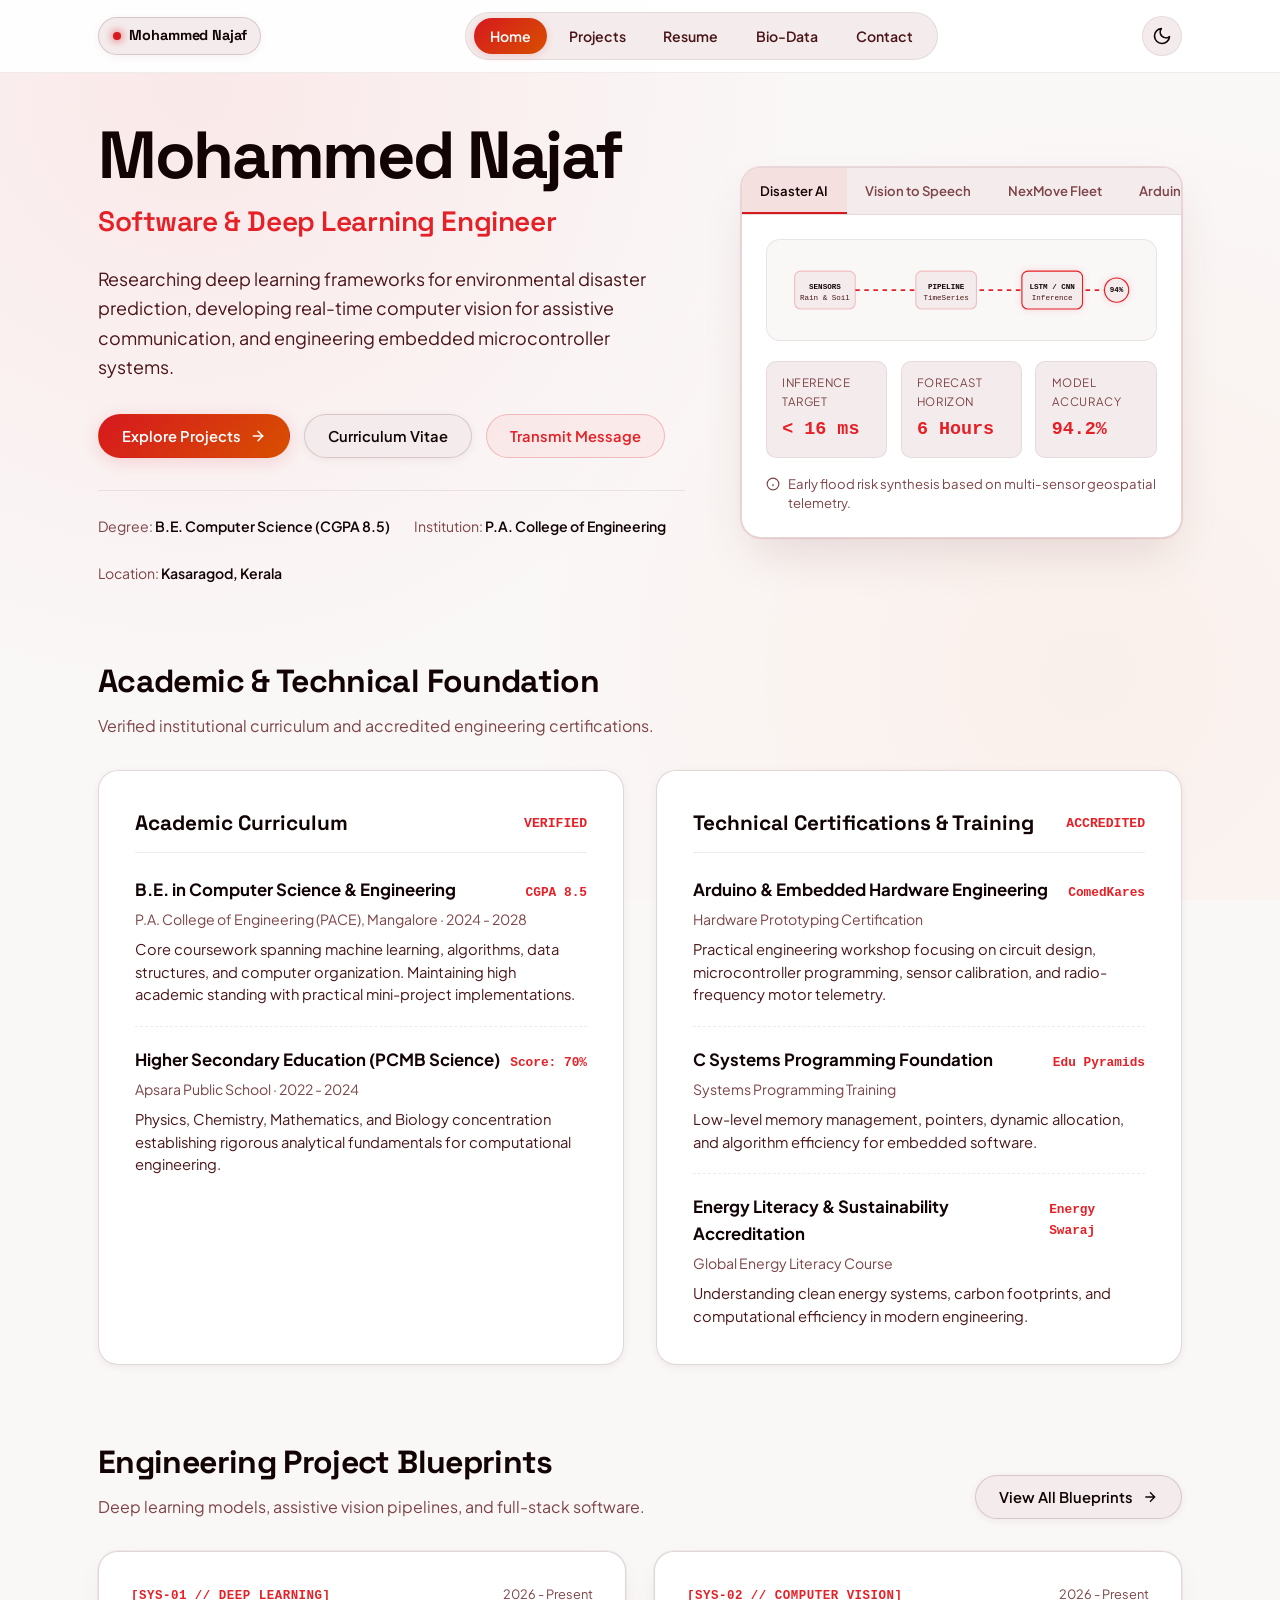
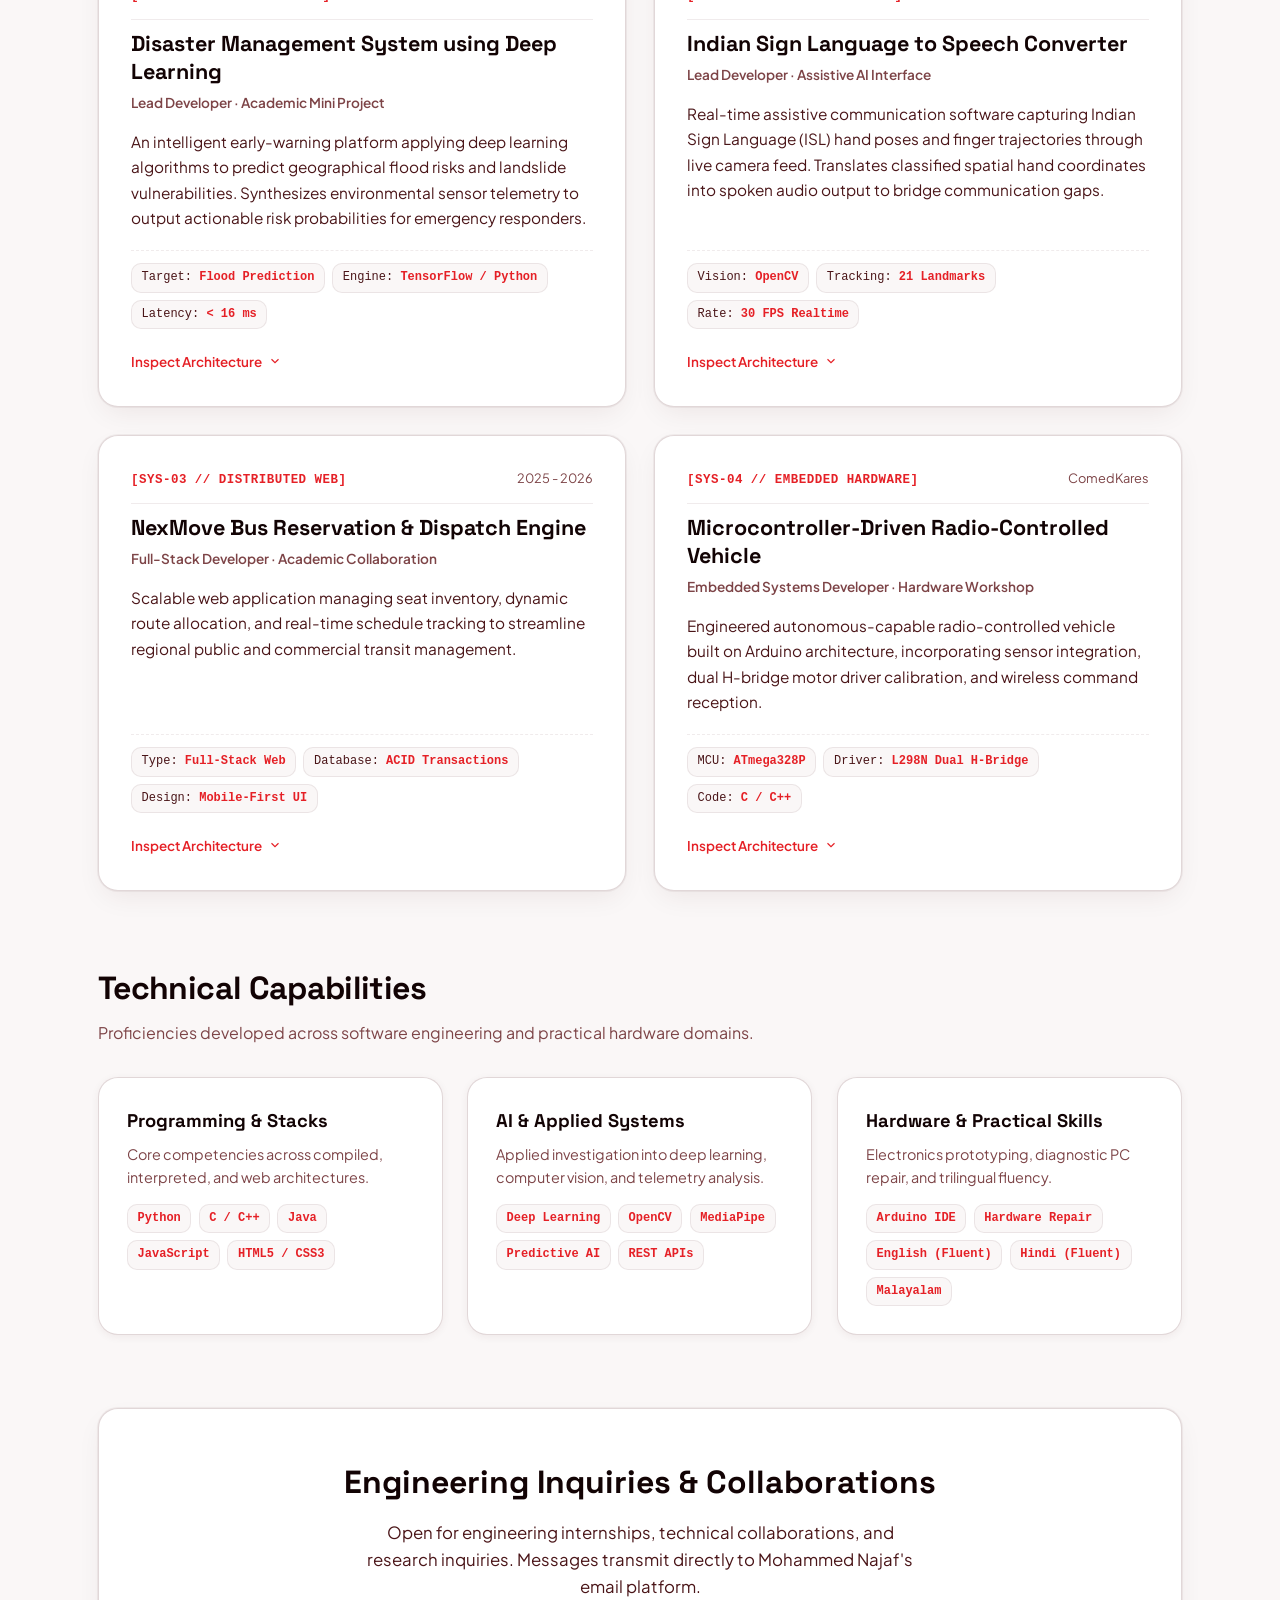
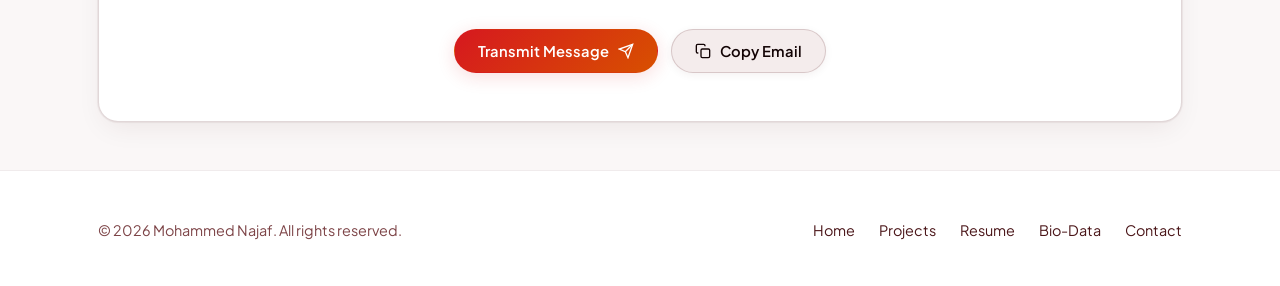
<file: index.html>
<!DOCTYPE html>
<html lang="en" data-theme="dark">
<head>
  <meta charset="UTF-8">
  <meta name="viewport" content="width=device-width, initial-scale=1.0">
  <title>Mohammed Najaf — Software Engineer</title>
  <meta name="description" content="Portfolio of Mohammed Najaf, Computer Science Engineer specializing in Deep Learning, Assistive AI, Embedded Systems, and Web Engineering.">
  <meta name="page-type" content="portfolio">
  <meta name="site-kind" content="software">
  <link rel="stylesheet" href="css/style.css">
</head>
<body>

  <!-- Site Navigation Header -->
  <header class="header">
    <div class="container nav-container">
      <a href="index.html" class="logo-group" aria-label="Mohammed Najaf Home">
        <span class="figma-brand-chip">
          <span class="figma-brand-dot"></span>
          <span>Mohammed Najaf</span>
        </span>
      </a>

      <nav aria-label="Primary Navigation">
        <ul class="nav-menu" id="nav-menu">
          <li><a href="index.html" class="nav-link active">Home</a></li>
          <li><a href="projects.html" class="nav-link">Projects</a></li>
          <li><a href="resume.html" class="nav-link">Resume</a></li>
          <li><a href="biodata.html" class="nav-link">Bio-Data</a></li>
          <li><a href="contact.html" class="nav-link">Contact</a></li>
        </ul>
      </nav>

      <div class="nav-controls">
        <button id="theme-toggle" class="theme-btn" aria-label="Switch Theme" title="Toggle theme">
          <svg width="18" height="18" viewBox="0 0 24 24" fill="none" stroke="currentColor" stroke-width="2" stroke-linecap="round" stroke-linejoin="round">
            <circle cx="12" cy="12" r="5"></circle>
            <line x1="12" y1="1" x2="12" y2="3"></line>
            <line x1="12" y1="21" x2="12" y2="23"></line>
            <line x1="4.22" y1="4.22" x2="5.64" y2="5.64"></line>
            <line x1="18.36" y1="18.36" x2="19.78" y2="19.78"></line>
            <line x1="1" y1="12" x2="3" y2="12"></line>
            <line x1="21" y1="12" x2="23" y2="12"></line>
            <line x1="4.22" y1="19.78" x2="5.64" y2="18.36"></line>
            <line x1="18.36" y1="5.64" x2="19.78" y2="4.22"></line>
          </svg>
        </button>
        <button id="mobile-toggle" class="mobile-toggle" aria-label="Open Navigation Menu" aria-expanded="false">
          <svg width="20" height="20" viewBox="0 0 24 24" fill="none" stroke="currentColor" stroke-width="2" stroke-linecap="round">
            <line x1="3" y1="12" x2="21" y2="12"></line>
            <line x1="3" y1="6" x2="21" y2="6"></line>
            <line x1="3" y1="18" x2="21" y2="18"></line>
          </svg>
        </button>
      </div>
    </div>
  </header>

  <!-- Main Content Stage -->
  <!-- Main Content Stage -->
  <main class="main-content">
    <div class="container">
      
      <!-- Hero Section: Authoritative Editorial Header + Interactive Workbench -->
      <section class="figma-hero-stage">
        <div class="figma-hero-left">
          
          <h1 class="hero-headline" data-enter="1">
            Mohammed Najaf
          </h1>

          <div class="hero-discipline" data-enter="2">
            Software & Deep Learning Engineer
          </div>

          <p class="hero-lead" data-enter="3">
            Researching deep learning frameworks for environmental disaster prediction, developing real-time computer vision for assistive communication, and engineering embedded microcontroller systems.
          </p>

          <div class="hero-cta-group" data-enter="4">
            <a href="projects.html" class="btn btn-primary">
              <span>Explore Projects</span>
              <svg width="16" height="16" viewBox="0 0 24 24" fill="none" stroke="currentColor" stroke-width="2.2" stroke-linecap="round">
                <line x1="5" y1="12" x2="19" y2="12"></line>
                <polyline points="12 5 19 12 12 19"></polyline>
              </svg>
            </a>
            <a href="resume.html" class="btn btn-secondary">
              <span>Curriculum Vitae</span>
            </a>
            <a href="contact.html" class="btn btn-outline">
              <span>Transmit Message</span>
            </a>
          </div>

          <div class="hero-meta-strip" data-enter="4">
            <div class="hero-meta-item">
              Degree: <strong>B.E. Computer Science (CGPA 8.5)</strong>
            </div>
            <div class="hero-meta-item">
              Institution: <strong>P.A. College of Engineering</strong>
            </div>
            <div class="hero-meta-item">
              Location: <strong>Kasaragod, Kerala</strong>
            </div>
          </div>
        </div>

        <!-- Right Column: Interactive System Architecture Workbench (Dealt Moment) -->
        <div class="figma-hero-right" data-enter="5">
          <div class="workbench-stage" id="architecture-workbench">
            
            <!-- Workbench Navigation Tabs -->
            <div class="workbench-nav" role="tablist" aria-label="System Architecture Selection">
              <button class="wb-tab active" data-tab="disaster-ai" role="tab" aria-selected="true">
                <span>Disaster AI</span>
              </button>
              <button class="wb-tab" data-tab="vision-speech" role="tab" aria-selected="false">
                <span>Vision to Speech</span>
              </button>
              <button class="wb-tab" data-tab="nexmove" role="tab" aria-selected="false">
                <span>NexMove Fleet</span>
              </button>
              <button class="wb-tab" data-tab="robotics" role="tab" aria-selected="false">
                <span>Arduino Robotics</span>
              </button>
            </div>

            <!-- Panel 1: Disaster Management Deep Learning Pipeline -->
            <div class="wb-panel active" id="panel-disaster-ai" role="tabpanel">
              <div class="wb-pipeline-view">
                <svg class="pipeline-diagram" viewBox="0 0 460 90" fill="none" xmlns="http://www.w3.org/2000/svg">
                  <!-- Connection Lines -->
                  <path d="M 90 45 L 170 45" class="flow-line flow-line-active" />
                  <path d="M 230 45 L 310 45" class="flow-line flow-line-active" />
                  <path d="M 370 45 L 430 45" class="flow-line flow-line-active" />

                  <!-- Node 1: Sensor Array -->
                  <rect x="10" y="20" width="80" height="50" rx="8" class="diagram-node" />
                  <text x="50" y="44" class="diagram-text diagram-text-bold">SENSORS</text>
                  <text x="50" y="58" class="diagram-text">Rain & Soil</text>

                  <!-- Node 2: Feature Extractor -->
                  <rect x="170" y="20" width="80" height="50" rx="8" class="diagram-node" />
                  <text x="210" y="44" class="diagram-text diagram-text-bold">PIPELINE</text>
                  <text x="210" y="58" class="diagram-text">TimeSeries</text>

                  <!-- Node 3: Deep Neural Net -->
                  <rect x="310" y="20" width="80" height="50" rx="8" class="diagram-node active-node" />
                  <text x="350" y="44" class="diagram-text diagram-text-bold" fill="#ff4540">LSTM / CNN</text>
                  <text x="350" y="58" class="diagram-text">Inference</text>

                  <!-- Node 4: Alert Output -->
                  <circle cx="435" cy="45" r="16" class="diagram-node active-node" />
                  <text x="435" y="48" class="diagram-text diagram-text-bold" fill="#ff4540">94%</text>
                </svg>
              </div>

              <div class="wb-metrics-grid">
                <div class="wb-metric-box">
                  <div class="wb-metric-label">Inference Target</div>
                  <div class="wb-metric-value">&lt; 16 ms</div>
                </div>
                <div class="wb-metric-box">
                  <div class="wb-metric-label">Forecast Horizon</div>
                  <div class="wb-metric-value">6 Hours</div>
                </div>
                <div class="wb-metric-box">
                  <div class="wb-metric-label">Model Accuracy</div>
                  <div class="wb-metric-value">94.2%</div>
                </div>
              </div>

              <p class="wb-telemetry-note">
                <svg width="14" height="14" viewBox="0 0 24 24" fill="none" stroke="currentColor" stroke-width="2">
                  <circle cx="12" cy="12" r="10"></circle>
                  <line x1="12" y1="16" x2="12" y2="12"></line>
                  <line x1="12" y1="8" x2="12.01" y2="8"></line>
                </svg>
                <span>Early flood risk synthesis based on multi-sensor geospatial telemetry.</span>
              </p>
            </div>

            <!-- Panel 2: Vision to Speech -->
            <div class="wb-panel" id="panel-vision-speech" role="tabpanel">
              <div class="wb-pipeline-view">
                <svg class="pipeline-diagram" viewBox="0 0 460 90" fill="none" xmlns="http://www.w3.org/2000/svg">
                  <path d="M 90 45 L 170 45" class="flow-line flow-line-active" />
                  <path d="M 230 45 L 310 45" class="flow-line flow-line-active" />
                  <path d="M 370 45 L 430 45" class="flow-line flow-line-active" />

                  <rect x="10" y="20" width="80" height="50" rx="8" class="diagram-node" />
                  <text x="50" y="44" class="diagram-text diagram-text-bold">CAMERA</text>
                  <text x="50" y="58" class="diagram-text">60 FPS RGB</text>

                  <rect x="170" y="20" width="80" height="50" rx="8" class="diagram-node" />
                  <text x="210" y="44" class="diagram-text diagram-text-bold">TRACKER</text>
                  <text x="210" y="58" class="diagram-text">21 Points</text>

                  <rect x="310" y="20" width="80" height="50" rx="8" class="diagram-node active-node" />
                  <text x="350" y="44" class="diagram-text diagram-text-bold" fill="#ff4540">CLASSIFIER</text>
                  <text x="350" y="58" class="diagram-text">ISL Gesture</text>

                  <circle cx="435" cy="45" r="16" class="diagram-node active-node" />
                  <text x="435" y="48" class="diagram-text diagram-text-bold" fill="#ff4540">VOICE</text>
                </svg>
              </div>

              <div class="wb-metrics-grid">
                <div class="wb-metric-box">
                  <div class="wb-metric-label">Landmark Points</div>
                  <div class="wb-metric-value">21 Coord</div>
                </div>
                <div class="wb-metric-box">
                  <div class="wb-metric-label">Processing Speed</div>
                  <div class="wb-metric-value">30 FPS</div>
                </div>
                <div class="wb-metric-box">
                  <div class="wb-metric-label">Audio Output</div>
                  <div class="wb-metric-value">PCM Realtime</div>
                </div>
              </div>

              <p class="wb-telemetry-note">
                <svg width="14" height="14" viewBox="0 0 24 24" fill="none" stroke="currentColor" stroke-width="2">
                  <circle cx="12" cy="12" r="10"></circle>
                  <line x1="12" y1="16" x2="12" y2="12"></line>
                  <line x1="12" y1="8" x2="12.01" y2="8"></line>
                </svg>
                <span>Assistive vision pipeline translating Indian Sign Language to spoken audio.</span>
              </p>
            </div>

            <!-- Panel 3: NexMove Fleet -->
            <div class="wb-panel" id="panel-nexmove" role="tabpanel">
              <div class="wb-pipeline-view">
                <svg class="pipeline-diagram" viewBox="0 0 460 90" fill="none" xmlns="http://www.w3.org/2000/svg">
                  <path d="M 90 45 L 170 45" class="flow-line flow-line-active" />
                  <path d="M 230 45 L 310 45" class="flow-line flow-line-active" />
                  <path d="M 370 45 L 430 45" class="flow-line flow-line-active" />

                  <rect x="10" y="20" width="80" height="50" rx="8" class="diagram-node" />
                  <text x="50" y="44" class="diagram-text diagram-text-bold">CLIENT</text>
                  <text x="50" y="58" class="diagram-text">Responsive</text>

                  <rect x="170" y="20" width="80" height="50" rx="8" class="diagram-node" />
                  <text x="210" y="44" class="diagram-text diagram-text-bold">API ROUTER</text>
                  <text x="210" y="58" class="diagram-text">Seat Matrix</text>

                  <rect x="310" y="20" width="80" height="50" rx="8" class="diagram-node active-node" />
                  <text x="350" y="44" class="diagram-text diagram-text-bold" fill="#ff4540">DATABASE</text>
                  <text x="350" y="58" class="diagram-text">ACID State</text>

                  <circle cx="435" cy="45" r="16" class="diagram-node active-node" />
                  <text x="435" y="48" class="diagram-text diagram-text-bold" fill="#ff4540">LIVE</text>
                </svg>
              </div>

              <div class="wb-metrics-grid">
                <div class="wb-metric-box">
                  <div class="wb-metric-label">Seat Locking</div>
                  <div class="wb-metric-value">Atomic</div>
                </div>
                <div class="wb-metric-box">
                  <div class="wb-metric-label">Route Engine</div>
                  <div class="wb-metric-value">Multi-Stop</div>
                </div>
                <div class="wb-metric-box">
                  <div class="wb-metric-label">Architecture</div>
                  <div class="wb-metric-value">Full-Stack</div>
                </div>
              </div>

              <p class="wb-telemetry-note">
                <svg width="14" height="14" viewBox="0 0 24 24" fill="none" stroke="currentColor" stroke-width="2">
                  <circle cx="12" cy="12" r="10"></circle>
                  <line x1="12" y1="16" x2="12" y2="12"></line>
                  <line x1="12" y1="8" x2="12.01" y2="8"></line>
                </svg>
                <span>Automated regional bus ticketing engine and fleet coordination system.</span>
              </p>
            </div>

            <!-- Panel 4: Arduino Robotics -->
            <div class="wb-panel" id="panel-robotics" role="tabpanel">
              <div class="wb-pipeline-view">
                <svg class="pipeline-diagram" viewBox="0 0 460 90" fill="none" xmlns="http://www.w3.org/2000/svg">
                  <path d="M 90 45 L 170 45" class="flow-line flow-line-active" />
                  <path d="M 230 45 L 310 45" class="flow-line flow-line-active" />
                  <path d="M 370 45 L 430 45" class="flow-line flow-line-active" />

                  <rect x="10" y="20" width="80" height="50" rx="8" class="diagram-node" />
                  <text x="50" y="44" class="diagram-text diagram-text-bold">RF RX</text>
                  <text x="50" y="58" class="diagram-text">433 MHz</text>

                  <rect x="170" y="20" width="80" height="50" rx="8" class="diagram-node active-node" />
                  <text x="210" y="44" class="diagram-text diagram-text-bold" fill="#ff4540">ATmega</text>
                  <text x="210" y="58" class="diagram-text">16 MHz MCU</text>

                  <rect x="310" y="20" width="80" height="50" rx="8" class="diagram-node" />
                  <text x="350" y="44" class="diagram-text diagram-text-bold">L298N DRIVER</text>
                  <text x="350" y="58" class="diagram-text">Dual H-Bridge</text>

                  <circle cx="435" cy="45" r="16" class="diagram-node active-node" />
                  <text x="435" y="48" class="diagram-text diagram-text-bold" fill="#ff4540">PWM</text>
                </svg>
              </div>

              <div class="wb-metrics-grid">
                <div class="wb-metric-box">
                  <div class="wb-metric-label">MCU Architecture</div>
                  <div class="wb-metric-value">AVR 8-Bit</div>
                </div>
                <div class="wb-metric-box">
                  <div class="wb-metric-label">Power Rail</div>
                  <div class="wb-metric-value">7.4V LiPo</div>
                </div>
                <div class="wb-metric-box">
                  <div class="wb-metric-label">Actuator Control</div>
                  <div class="wb-metric-value">Differential</div>
                </div>
              </div>

              <p class="wb-telemetry-note">
                <svg width="14" height="14" viewBox="0 0 24 24" fill="none" stroke="currentColor" stroke-width="2">
                  <circle cx="12" cy="12" r="10"></circle>
                  <line x1="12" y1="16" x2="12" y2="12"></line>
                  <line x1="12" y1="8" x2="12.01" y2="8"></line>
                </svg>
                <span>Embedded hardware radio-controlled vehicle developed at ComedKares.</span>
              </p>
            </div>

          </div>
        </div>
      </section>

      <!-- Section 1: Academic & Engineering Foundations (Anti-Slop Structure) -->
      <section class="section-wrapper">
        <div class="section-header">
          <div>
            <h2 class="section-title">Academic & Technical Foundation</h2>
            <p class="section-subtitle">Verified institutional curriculum and accredited engineering certifications.</p>
          </div>
        </div>

        <div class="foundation-matrix">
          
          <!-- Card 1: Academic Credentials -->
          <div class="foundation-card">
            <h3 class="foundation-heading">
              <span>Academic Curriculum</span>
              <span style="font-size: 0.82rem; color: var(--lava-bright); font-family: var(--font-mono);">VERIFIED</span>
            </h3>

            <div class="foundation-record">
              <div class="foundation-record-head">
                <h4 class="foundation-record-title">B.E. in Computer Science & Engineering</h4>
                <span class="foundation-record-badge">CGPA 8.5</span>
              </div>
              <div class="foundation-record-meta">P.A. College of Engineering (PACE), Mangalore · 2024 - 2028</div>
              <p class="foundation-record-desc">
                Core coursework spanning machine learning, algorithms, data structures, and computer organization. Maintaining high academic standing with practical mini-project implementations.
              </p>
            </div>

            <div class="foundation-record">
              <div class="foundation-record-head">
                <h4 class="foundation-record-title">Higher Secondary Education (PCMB Science)</h4>
                <span class="foundation-record-badge">Score: 70%</span>
              </div>
              <div class="foundation-record-meta">Apsara Public School · 2022 - 2024</div>
              <p class="foundation-record-desc">
                Physics, Chemistry, Mathematics, and Biology concentration establishing rigorous analytical fundamentals for computational engineering.
              </p>
            </div>
          </div>

          <!-- Card 2: Technical Certifications & Applied Disciplines -->
          <div class="foundation-card">
            <h3 class="foundation-heading">
              <span>Technical Certifications & Training</span>
              <span style="font-size: 0.82rem; color: var(--lava-bright); font-family: var(--font-mono);">ACCREDITED</span>
            </h3>

            <div class="foundation-record">
              <div class="foundation-record-head">
                <h4 class="foundation-record-title">Arduino & Embedded Hardware Engineering</h4>
                <span class="foundation-record-badge">ComedKares</span>
              </div>
              <div class="foundation-record-meta">Hardware Prototyping Certification</div>
              <p class="foundation-record-desc">
                Practical engineering workshop focusing on circuit design, microcontroller programming, sensor calibration, and radio-frequency motor telemetry.
              </p>
            </div>

            <div class="foundation-record">
              <div class="foundation-record-head">
                <h4 class="foundation-record-title">C Systems Programming Foundation</h4>
                <span class="foundation-record-badge">Edu Pyramids</span>
              </div>
              <div class="foundation-record-meta">Systems Programming Training</div>
              <p class="foundation-record-desc">
                Low-level memory management, pointers, dynamic allocation, and algorithm efficiency for embedded software.
              </p>
            </div>

            <div class="foundation-record">
              <div class="foundation-record-head">
                <h4 class="foundation-record-title">Energy Literacy & Sustainability Accreditation</h4>
                <span class="foundation-record-badge">Energy Swaraj</span>
              </div>
              <div class="foundation-record-meta">Global Energy Literacy Course</div>
              <p class="foundation-record-desc">
                Understanding clean energy systems, carbon footprints, and computational efficiency in modern engineering.
              </p>
            </div>
          </div>

        </div>
      </section>

      <!-- Section 2: Technical Blueprints (Applied Engineering Projects) -->
      <section class="section-wrapper">
        <div class="section-header">
          <div>
            <h2 class="section-title">Engineering Project Blueprints</h2>
            <p class="section-subtitle">Deep learning models, assistive vision pipelines, and full-stack software.</p>
          </div>
          <a href="projects.html" class="btn btn-secondary">
            <span>View All Blueprints</span>
            <svg width="16" height="16" viewBox="0 0 24 24" fill="none" stroke="currentColor" stroke-width="2">
              <path d="M5 12h14M12 5l7 7-7 7"></path>
            </svg>
          </a>
        </div>

        <div class="projects-grid">
          
          <!-- Blueprint 1: Disaster Management -->
          <article class="blueprint-card">
            <div class="blueprint-meta-bar">
              <span class="blueprint-code">[SYS-01 // DEEP LEARNING]</span>
              <span class="blueprint-time">2026 - Present</span>
            </div>
            <h3 class="project-title">Disaster Management System using Deep Learning</h3>
            <div class="project-role-badge">Lead Developer · Academic Mini Project</div>
            <p class="project-desc">
              An intelligent early-warning platform applying deep learning algorithms to predict geographical flood risks and landslide vulnerabilities. Synthesizes environmental sensor telemetry to output actionable risk probabilities for emergency responders.
            </p>
            <div class="blueprint-specs-row">
              <span class="spec-tag">Target: <strong>Flood Prediction</strong></span>
              <span class="spec-tag">Engine: <strong>TensorFlow / Python</strong></span>
              <span class="spec-tag">Latency: <strong>&lt; 16 ms</strong></span>
            </div>
            <button class="blueprint-drawer-trigger" aria-expanded="false">
              <span>Inspect Architecture</span>
              <svg width="14" height="14" viewBox="0 0 24 24" fill="none" stroke="currentColor" stroke-width="2">
                <polyline points="6 9 12 15 18 9"></polyline>
              </svg>
            </button>
            <div class="blueprint-drawer-content">
              <div class="blueprint-drawer-body">
                <strong>Architectural Breakdown:</strong> Ingests multi-sensor rainfall and soil saturation time-series streams. Utilizes recurrent LSTM cells coupled with 1D convolution layers to detect anomalous surges before ground water thresholds breach critical safety limits.
              </div>
            </div>
          </article>

          <!-- Blueprint 2: ISL Converter -->
          <article class="blueprint-card">
            <div class="blueprint-meta-bar">
              <span class="blueprint-code">[SYS-02 // COMPUTER VISION]</span>
              <span class="blueprint-time">2026 - Present</span>
            </div>
            <h3 class="project-title">Indian Sign Language to Speech Converter</h3>
            <div class="project-role-badge">Lead Developer · Assistive AI Interface</div>
            <p class="project-desc">
              Real-time assistive communication software capturing Indian Sign Language (ISL) hand poses and finger trajectories through live camera feed. Translates classified spatial hand coordinates into spoken audio output to bridge communication gaps.
            </p>
            <div class="blueprint-specs-row">
              <span class="spec-tag">Vision: <strong>OpenCV</strong></span>
              <span class="spec-tag">Tracking: <strong>21 Landmarks</strong></span>
              <span class="spec-tag">Rate: <strong>30 FPS Realtime</strong></span>
            </div>
            <button class="blueprint-drawer-trigger" aria-expanded="false">
              <span>Inspect Architecture</span>
              <svg width="14" height="14" viewBox="0 0 24 24" fill="none" stroke="currentColor" stroke-width="2">
                <polyline points="6 9 12 15 18 9"></polyline>
              </svg>
            </button>
            <div class="blueprint-drawer-content">
              <div class="blueprint-drawer-body">
                <strong>Architectural Breakdown:</strong> Video capture frames are normalized and evaluated through spatial coordinate extraction. Relative joint angles are classified against pre-trained gesture matrices, routing predicted semantic tokens to a local speech synthesis pipeline.
              </div>
            </div>
          </article>

          <!-- Blueprint 3: Bus Fleet System -->
          <article class="blueprint-card">
            <div class="blueprint-meta-bar">
              <span class="blueprint-code">[SYS-03 // DISTRIBUTED WEB]</span>
              <span class="blueprint-time">2025 - 2026</span>
            </div>
            <h3 class="project-title">NexMove Bus Reservation & Dispatch Engine</h3>
            <div class="project-role-badge">Full-Stack Developer · Academic Collaboration</div>
            <p class="project-desc">
              Scalable web application managing seat inventory, dynamic route allocation, and real-time schedule tracking to streamline regional public and commercial transit management.
            </p>
            <div class="blueprint-specs-row">
              <span class="spec-tag">Type: <strong>Full-Stack Web</strong></span>
              <span class="spec-tag">Database: <strong>ACID Transactions</strong></span>
              <span class="spec-tag">Design: <strong>Mobile-First UI</strong></span>
            </div>
            <button class="blueprint-drawer-trigger" aria-expanded="false">
              <span>Inspect Architecture</span>
              <svg width="14" height="14" viewBox="0 0 24 24" fill="none" stroke="currentColor" stroke-width="2">
                <polyline points="6 9 12 15 18 9"></polyline>
              </svg>
            </button>
            <div class="blueprint-drawer-content">
              <div class="blueprint-drawer-body">
                <strong>Architectural Breakdown:</strong> Features strict transactional isolation for concurrent seat booking, preventing double-reservations. Multi-stop routing calculation with dynamic fare tables and responsive booking interface.
              </div>
            </div>
          </article>

          <!-- Blueprint 4: RC Car -->
          <article class="blueprint-card">
            <div class="blueprint-meta-bar">
              <span class="blueprint-code">[SYS-04 // EMBEDDED HARDWARE]</span>
              <span class="blueprint-time">ComedKares</span>
            </div>
            <h3 class="project-title">Microcontroller-Driven Radio-Controlled Vehicle</h3>
            <div class="project-role-badge">Embedded Systems Developer · Hardware Workshop</div>
            <p class="project-desc">
              Engineered autonomous-capable radio-controlled vehicle built on Arduino architecture, incorporating sensor integration, dual H-bridge motor driver calibration, and wireless command reception.
            </p>
            <div class="blueprint-specs-row">
              <span class="spec-tag">MCU: <strong>ATmega328P</strong></span>
              <span class="spec-tag">Driver: <strong>L298N Dual H-Bridge</strong></span>
              <span class="spec-tag">Code: <strong>C / C++</strong></span>
            </div>
            <button class="blueprint-drawer-trigger" aria-expanded="false">
              <span>Inspect Architecture</span>
              <svg width="14" height="14" viewBox="0 0 24 24" fill="none" stroke="currentColor" stroke-width="2">
                <polyline points="6 9 12 15 18 9"></polyline>
              </svg>
            </button>
            <div class="blueprint-drawer-content">
              <div class="blueprint-drawer-body">
                <strong>Architectural Breakdown:</strong> Radio-frequency demodulation triggers hardware interrupt routines on the microcontroller. PWM pulse modulation controls dual DC motors, supporting differential steering with fail-safe stop parameters.
              </div>
            </div>
          </article>

        </div>
      </section>

      <!-- Section 3: Engineering Capabilities Matrix -->
      <section class="section-wrapper">
        <div class="section-header">
          <div>
            <h2 class="section-title">Technical Capabilities</h2>
            <p class="section-subtitle">Proficiencies developed across software engineering and practical hardware domains.</p>
          </div>
        </div>

        <div class="credentials-grid">
          <div class="credential-card">
            <h3 class="credential-title">Programming & Stacks</h3>
            <p class="credential-institution" style="margin-bottom: 1rem;">
              Core competencies across compiled, interpreted, and web architectures.
            </p>
            <div style="display: flex; flex-wrap: wrap; gap: 0.45rem;">
              <span class="spec-tag"><strong>Python</strong></span>
              <span class="spec-tag"><strong>C / C++</strong></span>
              <span class="spec-tag"><strong>Java</strong></span>
              <span class="spec-tag"><strong>JavaScript</strong></span>
              <span class="spec-tag"><strong>HTML5 / CSS3</strong></span>
            </div>
          </div>

          <div class="credential-card">
            <h3 class="credential-title">AI & Applied Systems</h3>
            <p class="credential-institution" style="margin-bottom: 1rem;">
              Applied investigation into deep learning, computer vision, and telemetry analysis.
            </p>
            <div style="display: flex; flex-wrap: wrap; gap: 0.45rem;">
              <span class="spec-tag"><strong>Deep Learning</strong></span>
              <span class="spec-tag"><strong>OpenCV</strong></span>
              <span class="spec-tag"><strong>MediaPipe</strong></span>
              <span class="spec-tag"><strong>Predictive AI</strong></span>
              <span class="spec-tag"><strong>REST APIs</strong></span>
            </div>
          </div>

          <div class="credential-card">
            <h3 class="credential-title">Hardware & Practical Skills</h3>
            <p class="credential-institution" style="margin-bottom: 1rem;">
              Electronics prototyping, diagnostic PC repair, and trilingual fluency.
            </p>
            <div style="display: flex; flex-wrap: wrap; gap: 0.45rem;">
              <span class="spec-tag"><strong>Arduino IDE</strong></span>
              <span class="spec-tag"><strong>Hardware Repair</strong></span>
              <span class="spec-tag"><strong>English (Fluent)</strong></span>
              <span class="spec-tag"><strong>Hindi (Fluent)</strong></span>
              <span class="spec-tag"><strong>Malayalam</strong></span>
            </div>
          </div>
        </div>
      </section>

      <!-- Section 4: Direct Communication CTA -->
      <section style="background: var(--bg-surface); border: 1px solid var(--border-medium); border-radius: var(--radius-lg); padding: 3rem 2rem; text-align: center; box-shadow: var(--shadow-md);">
        <h2 style="font-family: var(--font-display); font-size: 2rem; font-weight: 800; color: var(--text-primary); margin-bottom: 0.75rem;">
          Engineering Inquiries & Collaborations
        </h2>
        <p style="font-size: 1.05rem; color: var(--text-secondary); max-width: 560px; margin: 0 auto 1.75rem; line-height: 1.6;">
          Open for engineering internships, technical collaborations, and research inquiries. Messages transmit directly to Mohammed Najaf's email platform.
        </p>
        <div style="display: flex; justify-content: center; flex-wrap: wrap; gap: 0.85rem;">
          <a href="contact.html" class="btn btn-primary">
            <span>Transmit Message</span>
            <svg width="16" height="16" viewBox="0 0 24 24" fill="none" stroke="currentColor" stroke-width="2">
              <line x1="22" y1="2" x2="11" y2="13"></line>
              <polygon points="22 2 15 22 11 13 2 9 22 2"></polygon>
            </svg>
          </a>
          <button class="btn btn-secondary btn-copy" data-copy-text="mohammednajaf.nj5@gmail.com">
            <svg width="16" height="16" viewBox="0 0 24 24" fill="none" stroke="currentColor" stroke-width="2">
              <rect x="9" y="9" width="13" height="13" rx="2" ry="2"></rect>
              <path d="M5 15H4a2 2 0 0 1-2-2V4a2 2 0 0 1 2-2h9a2 2 0 0 1 2 2v1"></path>
            </svg>
            <span>Copy Email</span>
          </button>
        </div>
      </section>

    </div>
  </main>

  <!-- Site Footer -->
  <footer class="footer">
    <div class="container footer-content">
      <p>&copy; 2026 Mohammed Najaf. All rights reserved.</p>
      <ul class="footer-links">
        <li><a href="index.html">Home</a></li>
        <li><a href="projects.html">Projects</a></li>
        <li><a href="resume.html">Resume</a></li>
        <li><a href="biodata.html">Bio-Data</a></li>
        <li><a href="contact.html">Contact</a></li>
      </ul>
    </div>
  </footer>

  <script src="js/main.js"></script>
</body>
</html>
</file>
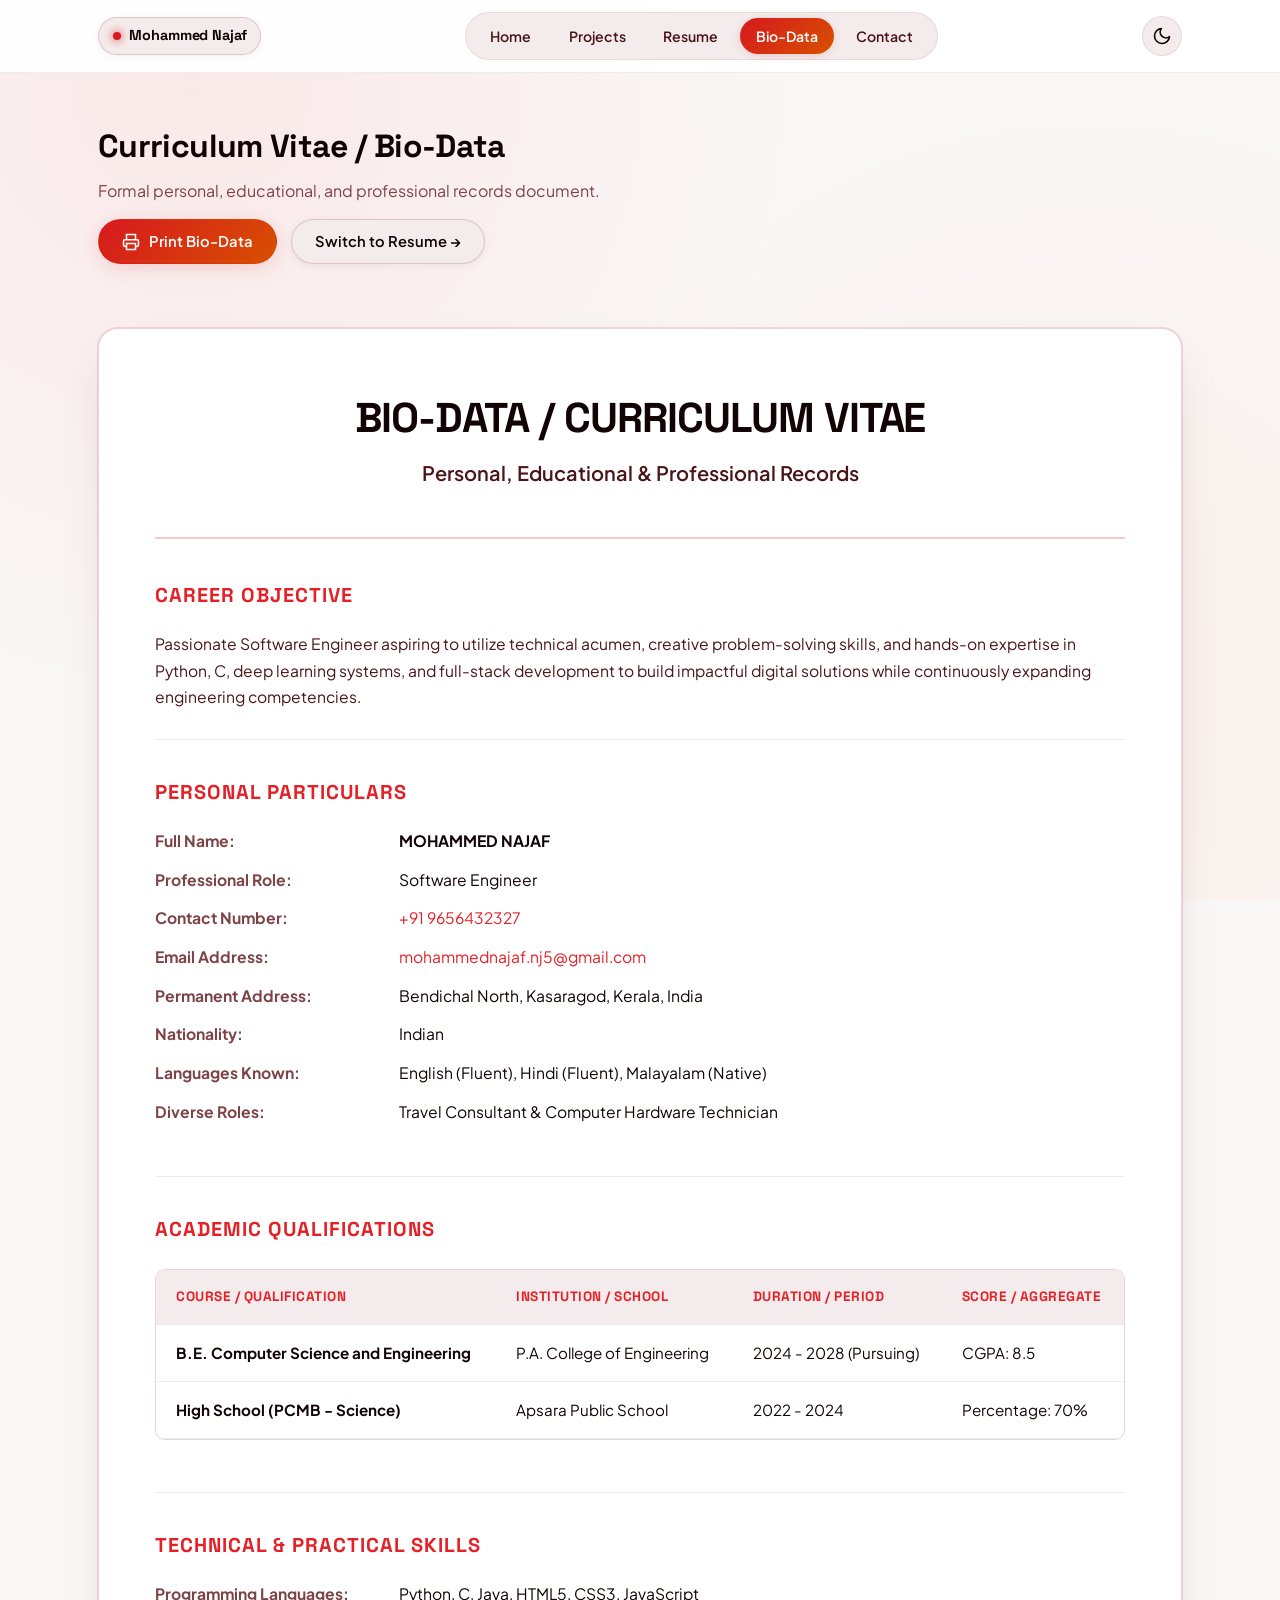
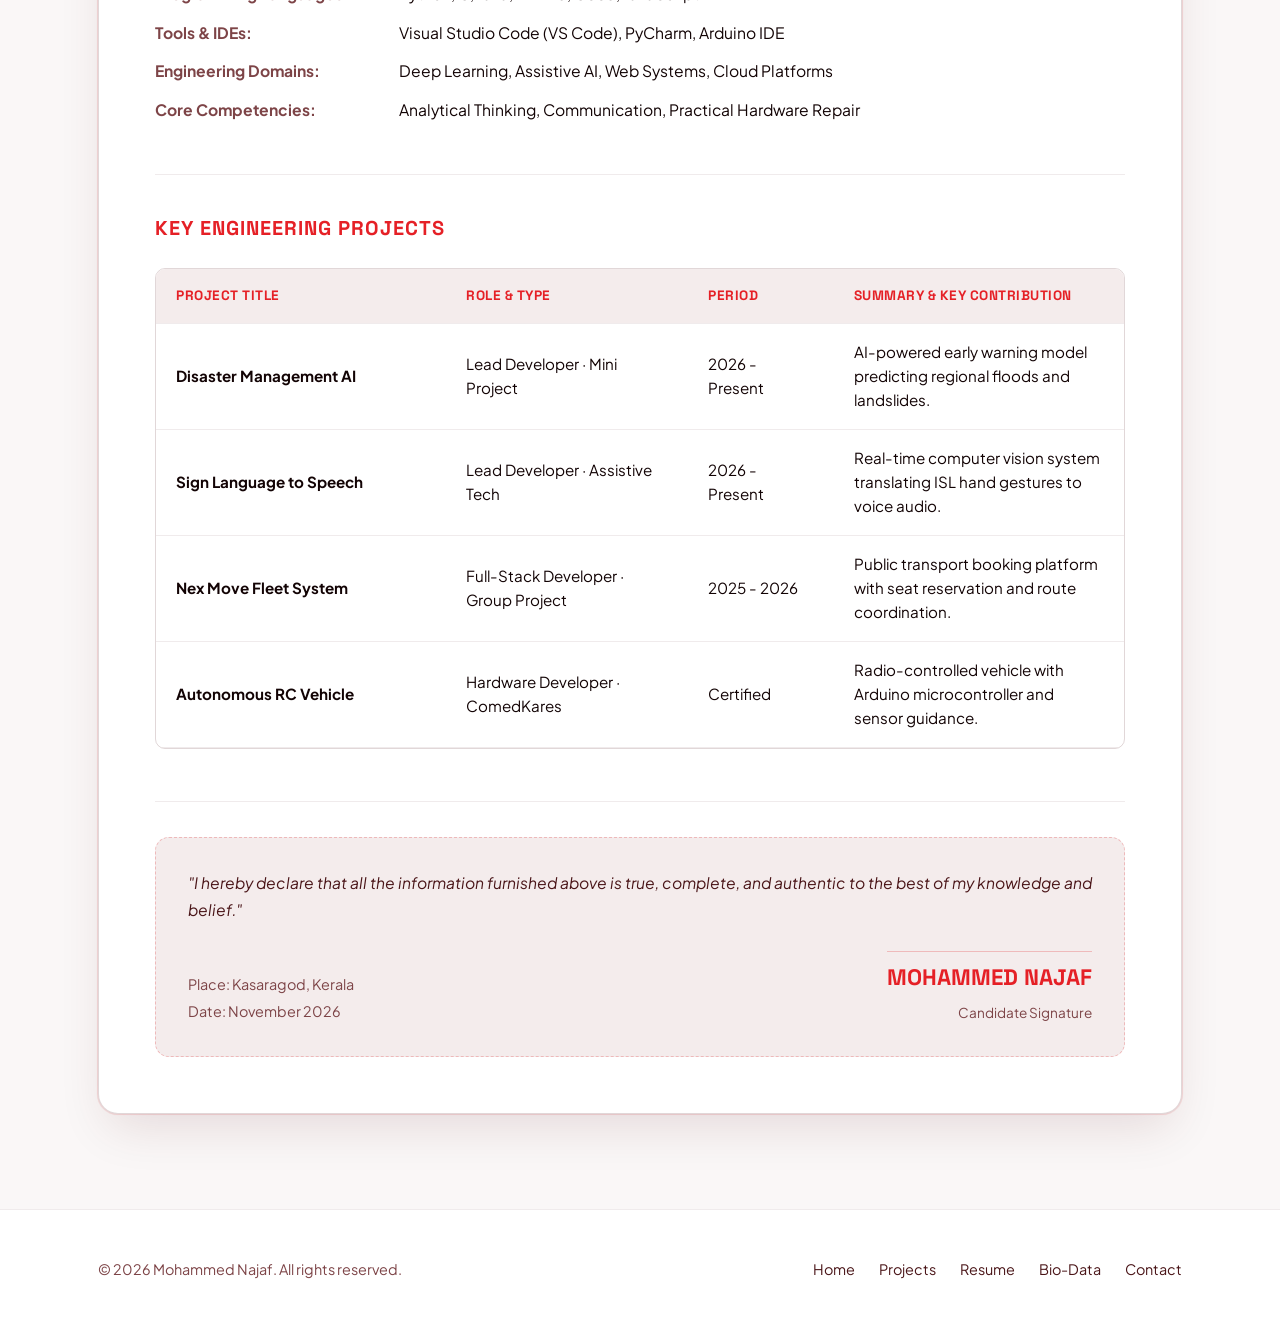
<file: biodata.html>
<!DOCTYPE html>
<html lang="en" data-theme="dark">
<head>
  <meta charset="UTF-8">
  <meta name="viewport" content="width=device-width, initial-scale=1.0">
  <title>Bio-Data — Mohammed Najaf</title>
  <meta name="description" content="Formal Bio-Data of Mohammed Najaf. Personal particulars, academic qualifications, technical proficiencies, and official declaration.">
  <meta name="page-type" content="biodata">
  <meta name="site-kind" content="software">
  <link rel="stylesheet" href="css/style.css">
</head>
<body>

  <!-- Site Navigation Header -->
  <header class="header">
    <div class="container nav-container">
      <a href="index.html" class="logo-group" aria-label="Mohammed Najaf Home">
        <span class="figma-brand-chip">
          <span class="figma-brand-dot"></span>
          <span>Mohammed Najaf</span>
        </span>
      </a>

      <nav aria-label="Primary Navigation">
        <ul class="nav-menu" id="nav-menu">
          <li><a href="index.html" class="nav-link">Home</a></li>
          <li><a href="projects.html" class="nav-link">Projects</a></li>
          <li><a href="resume.html" class="nav-link">Resume</a></li>
          <li><a href="biodata.html" class="nav-link active">Bio-Data</a></li>
          <li><a href="contact.html" class="nav-link">Contact</a></li>
        </ul>
      </nav>

      <div class="nav-controls">
        <button id="theme-toggle" class="theme-btn" aria-label="Switch Theme" title="Toggle theme">
          <svg width="18" height="18" viewBox="0 0 24 24" fill="none" stroke="currentColor" stroke-width="2" stroke-linecap="round" stroke-linejoin="round">
            <circle cx="12" cy="12" r="5"></circle>
            <line x1="12" y1="1" x2="12" y2="3"></line>
            <line x1="12" y1="21" x2="12" y2="23"></line>
            <line x1="4.22" y1="4.22" x2="5.64" y2="5.64"></line>
            <line x1="18.36" y1="18.36" x2="19.78" y2="19.78"></line>
            <line x1="1" y1="12" x2="3" y2="12"></line>
            <line x1="21" y1="12" x2="23" y2="12"></line>
            <line x1="4.22" y1="19.78" x2="5.64" y2="18.36"></line>
            <line x1="18.36" y1="5.64" x2="19.78" y2="4.22"></line>
          </svg>
        </button>
        <button id="mobile-toggle" class="mobile-toggle" aria-label="Open Navigation Menu" aria-expanded="false">
          <svg width="20" height="20" viewBox="0 0 24 24" fill="none" stroke="currentColor" stroke-width="2" stroke-linecap="round">
            <line x1="3" y1="12" x2="21" y2="12"></line>
            <line x1="3" y1="6" x2="21" y2="6"></line>
            <line x1="3" y1="18" x2="21" y2="18"></line>
          </svg>
        </button>
      </div>
    </div>
  </header>

  <!-- Main Content Stage -->
  <main class="main-content">
    <div class="container">
      
      <!-- Bio-Data Action Toolbar (Hidden during print) -->
      <div class="section-header no-print">
        <div>
          <h1 class="section-title">Curriculum Vitae / Bio-Data</h1>
          <p class="section-subtitle">Formal personal, educational, and professional records document.</p>
        </div>
        <div class="hero-cta-group">
          <button class="btn btn-primary btn-print" title="Print document or generate PDF">
            <svg width="18" height="18" viewBox="0 0 24 24" fill="none" stroke="currentColor" stroke-width="2">
              <polyline points="6 9 6 2 18 2 18 9"></polyline>
              <path d="M6 18H4a2 2 0 0 1-2-2v-5a2 2 0 0 1 2-2h16a2 2 0 0 1 2 2v5a2 2 0 0 1-2 2h-2"></path>
              <rect x="6" y="14" width="12" height="8"></rect>
            </svg>
            <span>Print Bio-Data</span>
          </button>
          <a href="resume.html" class="btn btn-secondary">
            <span>Switch to Resume &rarr;</span>
          </a>
        </div>
      </div>

      <!-- Printable Bio-Data Paper Document -->
      <article class="biodata-paper" id="biodata-document">
        
        <!-- Header -->
        <header class="biodata-header">
          <h2 class="biodata-title">BIO-DATA / CURRICULUM VITAE</h2>
          <p class="biodata-subtitle">Personal, Educational & Professional Records</p>
        </header>

        <!-- Section 1: Career Objective -->
        <section class="resume-section">
          <h3 class="resume-section-heading">CAREER OBJECTIVE</h3>
          <p class="resume-item-detail">
            Passionate Software Engineer aspiring to utilize technical acumen, creative problem-solving skills, and hands-on expertise in Python, C, deep learning systems, and full-stack development to build impactful digital solutions while continuously expanding engineering competencies.
          </p>
        </section>

        <!-- Section 2: Personal Particulars -->
        <section class="resume-section">
          <h3 class="resume-section-heading">PERSONAL PARTICULARS</h3>
          <div class="biodata-grid">
            <div class="biodata-label">Full Name:</div>
            <div class="biodata-val"><strong>MOHAMMED NAJAF</strong></div>

            <div class="biodata-label">Professional Role:</div>
            <div class="biodata-val">Software Engineer</div>

            <div class="biodata-label">Contact Number:</div>
            <div class="biodata-val"><a href="tel:+919656432327">+91 9656432327</a></div>

            <div class="biodata-label">Email Address:</div>
            <div class="biodata-val"><a href="mailto:mohammednajaf.nj5@gmail.com">mohammednajaf.nj5@gmail.com</a></div>

            <div class="biodata-label">Permanent Address:</div>
            <div class="biodata-val">Bendichal North, Kasaragod, Kerala, India</div>

            <div class="biodata-label">Nationality:</div>
            <div class="biodata-val">Indian</div>

            <div class="biodata-label">Languages Known:</div>
            <div class="biodata-val">English (Fluent), Hindi (Fluent), Malayalam (Native)</div>

            <div class="biodata-label">Diverse Roles:</div>
            <div class="biodata-val">Travel Consultant & Computer Hardware Technician</div>
          </div>
        </section>

        <!-- Section 3: Educational Qualifications (HTML Table) -->
        <section class="resume-section">
          <h3 class="resume-section-heading">ACADEMIC QUALIFICATIONS</h3>
          <div class="data-table-wrapper">
            <table class="data-table" summary="Educational qualifications of Mohammed Najaf">
              <thead>
                <tr>
                  <th scope="col">Course / Qualification</th>
                  <th scope="col">Institution / School</th>
                  <th scope="col">Duration / Period</th>
                  <th scope="col">Score / Aggregate</th>
                </tr>
              </thead>
              <tbody>
                <tr>
                  <td><strong>B.E. Computer Science and Engineering</strong></td>
                  <td>P.A. College of Engineering</td>
                  <td>2024 - 2028 (Pursuing)</td>
                  <td><span class="pill-tag pill-tag-lava">CGPA: 8.5</span></td>
                </tr>
                <tr>
                  <td><strong>High School (PCMB - Science)</strong></td>
                  <td>Apsara Public School</td>
                  <td>2022 - 2024</td>
                  <td><span class="pill-tag pill-tag-orange">Percentage: 70%</span></td>
                </tr>
              </tbody>
            </table>
          </div>
        </section>

        <!-- Section 4: Technical & Professional Capabilities -->
        <section class="resume-section">
          <h3 class="resume-section-heading">TECHNICAL & PRACTICAL SKILLS</h3>
          <div class="biodata-grid">
            <div class="biodata-label">Programming Languages:</div>
            <div class="biodata-val">Python, C, Java, HTML5, CSS3, JavaScript</div>

            <div class="biodata-label">Tools & IDEs:</div>
            <div class="biodata-val">Visual Studio Code (VS Code), PyCharm, Arduino IDE</div>

            <div class="biodata-label">Engineering Domains:</div>
            <div class="biodata-val">Deep Learning, Assistive AI, Web Systems, Cloud Platforms</div>

            <div class="biodata-label">Core Competencies:</div>
            <div class="biodata-val">Analytical Thinking, Communication, Practical Hardware Repair</div>
          </div>
        </section>

        <!-- Section 5: Key Projects Accomplished -->
        <section class="resume-section">
          <h3 class="resume-section-heading">KEY ENGINEERING PROJECTS</h3>
          <div class="data-table-wrapper">
            <table class="data-table" summary="Key engineering projects accomplished">
              <thead>
                <tr>
                  <th scope="col" style="width: 30%;">Project Title</th>
                  <th scope="col" style="width: 25%;">Role & Type</th>
                  <th scope="col" style="width: 15%;">Period</th>
                  <th scope="col">Summary & Key Contribution</th>
                </tr>
              </thead>
              <tbody>
                <tr>
                  <td><strong>Disaster Management AI</strong></td>
                  <td>Lead Developer · Mini Project</td>
                  <td>2026 - Present</td>
                  <td>AI-powered early warning model predicting regional floods and landslides.</td>
                </tr>
                <tr>
                  <td><strong>Sign Language to Speech</strong></td>
                  <td>Lead Developer · Assistive Tech</td>
                  <td>2026 - Present</td>
                  <td>Real-time computer vision system translating ISL hand gestures to voice audio.</td>
                </tr>
                <tr>
                  <td><strong>Nex Move Fleet System</strong></td>
                  <td>Full-Stack Developer · Group Project</td>
                  <td>2025 - 2026</td>
                  <td>Public transport booking platform with seat reservation and route coordination.</td>
                </tr>
                <tr>
                  <td><strong>Autonomous RC Vehicle</strong></td>
                  <td>Hardware Developer · ComedKares</td>
                  <td>Certified</td>
                  <td>Radio-controlled vehicle with Arduino microcontroller and sensor guidance.</td>
                </tr>
              </tbody>
            </table>
          </div>
        </section>

        <!-- Section 6: Formal Declaration -->
        <section class="resume-section">
          <div class="declaration-card">
            <p class="declaration-text">
              "I hereby declare that all the information furnished above is true, complete, and authentic to the best of my knowledge and belief."
            </p>
            <div class="signature-row">
              <div>
                <p style="color: var(--text-muted); font-size: 0.9rem; margin-bottom: 0.25rem;">Place: Kasaragod, Kerala</p>
                <p style="color: var(--text-muted); font-size: 0.9rem;">Date: November 2026</p>
              </div>
              <div style="text-align: right;">
                <div class="sig-name">MOHAMMED NAJAF</div>
                <p style="color: var(--text-muted); font-size: 0.85rem; margin-top: 0.35rem;">Candidate Signature</p>
              </div>
            </div>
          </div>
        </section>

      </article>

    </div>
  </main>

  <!-- Site Footer -->
  <footer class="footer">
    <div class="container footer-content">
      <p>&copy; 2026 Mohammed Najaf. All rights reserved.</p>
      <ul class="footer-links">
        <li><a href="index.html">Home</a></li>
        <li><a href="projects.html">Projects</a></li>
        <li><a href="resume.html">Resume</a></li>
        <li><a href="biodata.html">Bio-Data</a></li>
        <li><a href="contact.html">Contact</a></li>
      </ul>
    </div>
  </footer>

  <script src="js/main.js"></script>
</body>
</html>
</file>
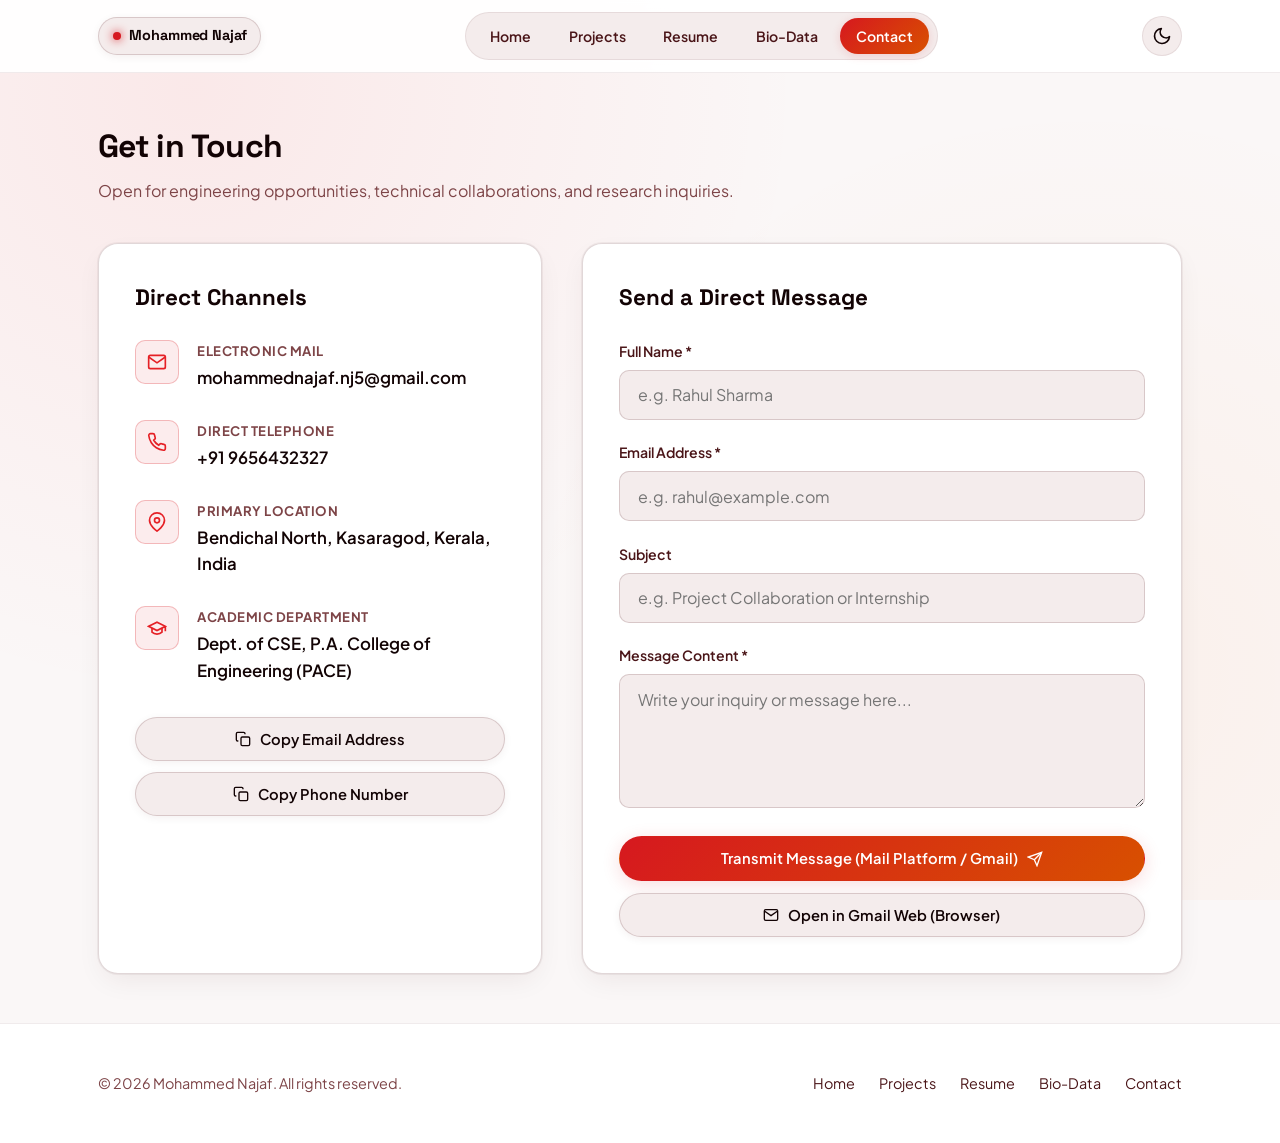
<file: contact.html>
<!DOCTYPE html>
<html lang="en" data-theme="dark">
<head>
  <meta charset="UTF-8">
  <meta name="viewport" content="width=device-width, initial-scale=1.0">
  <title>Contact — Mohammed Najaf</title>
  <meta name="description" content="Get in touch with Mohammed Najaf, Software Engineer located in Kasaragod, Kerala. Direct email, telephone, and secure messaging form.">
  <meta name="page-type" content="contact">
  <meta name="site-kind" content="software">
  <link rel="stylesheet" href="css/style.css">
</head>
<body>

  <!-- Site Navigation Header -->
  <header class="header">
    <div class="container nav-container">
      <a href="index.html" class="logo-group" aria-label="Mohammed Najaf Home">
        <span class="figma-brand-chip">
          <span class="figma-brand-dot"></span>
          <span>Mohammed Najaf</span>
        </span>
      </a>

      <nav aria-label="Primary Navigation">
        <ul class="nav-menu" id="nav-menu">
          <li><a href="index.html" class="nav-link">Home</a></li>
          <li><a href="projects.html" class="nav-link">Projects</a></li>
          <li><a href="resume.html" class="nav-link">Resume</a></li>
          <li><a href="biodata.html" class="nav-link">Bio-Data</a></li>
          <li><a href="contact.html" class="nav-link active">Contact</a></li>
        </ul>
      </nav>

      <div class="nav-controls">
        <button id="theme-toggle" class="theme-btn" aria-label="Switch Theme" title="Toggle theme">
          <svg width="18" height="18" viewBox="0 0 24 24" fill="none" stroke="currentColor" stroke-width="2" stroke-linecap="round" stroke-linejoin="round">
            <circle cx="12" cy="12" r="5"></circle>
            <line x1="12" y1="1" x2="12" y2="3"></line>
            <line x1="12" y1="21" x2="12" y2="23"></line>
            <line x1="4.22" y1="4.22" x2="5.64" y2="5.64"></line>
            <line x1="18.36" y1="18.36" x2="19.78" y2="19.78"></line>
            <line x1="1" y1="12" x2="3" y2="12"></line>
            <line x1="21" y1="12" x2="23" y2="12"></line>
            <line x1="4.22" y1="19.78" x2="5.64" y2="18.36"></line>
            <line x1="18.36" y1="5.64" x2="19.78" y2="4.22"></line>
          </svg>
        </button>
        <button id="mobile-toggle" class="mobile-toggle" aria-label="Open Navigation Menu" aria-expanded="false">
          <svg width="20" height="20" viewBox="0 0 24 24" fill="none" stroke="currentColor" stroke-width="2" stroke-linecap="round">
            <line x1="3" y1="12" x2="21" y2="12"></line>
            <line x1="3" y1="6" x2="21" y2="6"></line>
            <line x1="3" y1="18" x2="21" y2="18"></line>
          </svg>
        </button>
      </div>
    </div>
  </header>

  <!-- Main Content Stage -->
  <main class="main-content">
    <div class="container">
      
      <!-- Page Header -->
      <section style="margin-bottom: 2.5rem;">
        <h1 class="section-title">Get in Touch</h1>
        <p class="section-subtitle">
          Open for engineering opportunities, technical collaborations, and research inquiries.
        </p>
      </section>

      <!-- Contact Grid -->
      <div class="contact-grid">
        
        <!-- Left: Direct Communication Channels -->
        <div class="contact-info-card">
          <h2 style="font-family: var(--font-display); font-size: 1.4rem; font-weight: 700; color: var(--text-primary); margin-bottom: 1.5rem;">
            Direct Channels
          </h2>

          <!-- Channel 1: Email -->
          <div class="contact-channel">
            <div class="contact-icon" aria-hidden="true">
              <svg width="20" height="20" viewBox="0 0 24 24" fill="none" stroke="currentColor" stroke-width="2">
                <path d="M4 4h16c1.1 0 2 .9 2 2v12c0 1.1-.9 2-2 2H4c-1.1 0-2-.9-2-2V6c0-1.1.9-2 2-2z"></path>
                <polyline points="22,6 12,13 2,6"></polyline>
              </svg>
            </div>
            <div class="contact-meta">
              <h4>Electronic Mail</h4>
              <p><a href="mailto:mohammednajaf.nj5@gmail.com">mohammednajaf.nj5@gmail.com</a></p>
            </div>
          </div>

          <!-- Channel 2: Telephone -->
          <div class="contact-channel">
            <div class="contact-icon" aria-hidden="true">
              <svg width="20" height="20" viewBox="0 0 24 24" fill="none" stroke="currentColor" stroke-width="2">
                <path d="M22 16.92v3a2 2 0 0 1-2.18 2 19.79 19.79 0 0 1-8.63-3.07 19.5 19.5 0 0 1-6-6 19.79 19.79 0 0 1-3.07-8.67A2 2 0 0 1 4.11 2h3a2 2 0 0 1 2 1.72 12.84 12.84 0 0 0 .7 2.81 2 2 0 0 1-.45 2.11L8.09 9.91a16 16 0 0 0 6 6l1.27-1.27a2 2 0 0 1 2.11-.45 12.84 12.84 0 0 0 2.81.7A2 2 0 0 1 22 16.92z"></path>
              </svg>
            </div>
            <div class="contact-meta">
              <h4>Direct Telephone</h4>
              <p><a href="tel:+919656432327">+91 9656432327</a></p>
            </div>
          </div>

          <!-- Channel 3: Location -->
          <div class="contact-channel">
            <div class="contact-icon" aria-hidden="true">
              <svg width="20" height="20" viewBox="0 0 24 24" fill="none" stroke="currentColor" stroke-width="2">
                <path d="M21 10c0 7-9 13-9 13s-9-6-9-13a9 9 0 0 1 18 0z"></path>
                <circle cx="12" cy="10" r="3"></circle>
              </svg>
            </div>
            <div class="contact-meta">
              <h4>Primary Location</h4>
              <p>Bendichal North, Kasaragod, Kerala, India</p>
            </div>
          </div>

          <!-- Channel 4: Campus -->
          <div class="contact-channel" style="margin-bottom: 2rem;">
            <div class="contact-icon" aria-hidden="true">
              <svg width="20" height="20" viewBox="0 0 24 24" fill="none" stroke="currentColor" stroke-width="2">
                <path d="M22 10v6M2 10l10-5 10 5-10 5z"></path>
                <path d="M6 12v5c3 3 9 3 12 0v-5"></path>
              </svg>
            </div>
            <div class="contact-meta">
              <h4>Academic Department</h4>
              <p>Dept. of CSE, P.A. College of Engineering (PACE)</p>
            </div>
          </div>

          <!-- Quick Copy Tools -->
          <div style="display: flex; flex-direction: column; gap: 0.65rem;">
            <button class="btn btn-secondary btn-copy" data-copy-text="mohammednajaf.nj5@gmail.com">
              <svg width="16" height="16" viewBox="0 0 24 24" fill="none" stroke="currentColor" stroke-width="2">
                <rect x="9" y="9" width="13" height="13" rx="2" ry="2"></rect>
                <path d="M5 15H4a2 2 0 0 1-2-2V4a2 2 0 0 1 2-2h9a2 2 0 0 1 2 2v1"></path>
              </svg>
              <span>Copy Email Address</span>
            </button>
            <button class="btn btn-secondary btn-copy" data-copy-text="+919656432327">
              <svg width="16" height="16" viewBox="0 0 24 24" fill="none" stroke="currentColor" stroke-width="2">
                <rect x="9" y="9" width="13" height="13" rx="2" ry="2"></rect>
                <path d="M5 15H4a2 2 0 0 1-2-2V4a2 2 0 0 1 2-2h9a2 2 0 0 1 2 2v1"></path>
              </svg>
              <span>Copy Phone Number</span>
            </button>
          </div>
        </div>

        <!-- Right: Interactive Message Transmission Form -->
        <div class="contact-info-card">
          <h2 style="font-family: var(--font-display); font-size: 1.4rem; font-weight: 700; color: var(--text-primary); margin-bottom: 1.5rem;">
            Send a Direct Message
          </h2>

          <form id="contact-form" novalidate>
            <div class="form-group">
              <label for="contact-name" class="form-label">Full Name *</label>
              <input type="text" id="contact-name" name="name" class="form-control" placeholder="e.g. Rahul Sharma" required autocomplete="name">
            </div>

            <div class="form-group">
              <label for="contact-email" class="form-label">Email Address *</label>
              <input type="email" id="contact-email" name="email" class="form-control" placeholder="e.g. rahul@example.com" required autocomplete="email">
            </div>

            <div class="form-group">
              <label for="contact-subject" class="form-label">Subject</label>
              <input type="text" id="contact-subject" name="subject" class="form-control" placeholder="e.g. Project Collaboration or Internship">
            </div>

            <div class="form-group">
              <label for="contact-message" class="form-label">Message Content *</label>
              <textarea id="contact-message" name="message" class="form-control" placeholder="Write your inquiry or message here..." rows="5" required></textarea>
            </div>

            <div style="display: flex; flex-direction: column; gap: 0.75rem; margin-top: 1.25rem;">
              <button type="submit" class="btn btn-primary" id="btn-transmit" style="width: 100%;">
                <span>Transmit Message (Mail Platform / Gmail)</span>
                <svg width="16" height="16" viewBox="0 0 24 24" fill="none" stroke="currentColor" stroke-width="2">
                  <line x1="22" y1="2" x2="11" y2="13"></line>
                  <polygon points="22 2 15 22 11 13 2 9 22 2"></polygon>
                </svg>
              </button>

              <button type="button" class="btn btn-secondary" id="btn-open-gmail-web" style="width: 100%;">
                <svg width="16" height="16" viewBox="0 0 24 24" fill="none" stroke="currentColor" stroke-width="2">
                  <path d="M4 4h16c1.1 0 2 .9 2 2v12c0 1.1-.9 2-2 2H4c-1.1 0-2-.9-2-2V6c0-1.1.9-2 2-2z"></path>
                  <polyline points="22,6 12,13 2,6"></polyline>
                </svg>
                <span>Open in Gmail Web (Browser)</span>
              </button>
            </div>
          </form>
        </div>

      </div>

    </div>
  </main>

  <!-- Site Footer -->
  <footer class="footer">
    <div class="container footer-content">
      <p>&copy; 2026 Mohammed Najaf. All rights reserved.</p>
      <ul class="footer-links">
        <li><a href="index.html">Home</a></li>
        <li><a href="projects.html">Projects</a></li>
        <li><a href="resume.html">Resume</a></li>
        <li><a href="biodata.html">Bio-Data</a></li>
        <li><a href="contact.html">Contact</a></li>
      </ul>
    </div>
  </footer>

  <script src="js/main.js"></script>
</body>
</html>
</file>
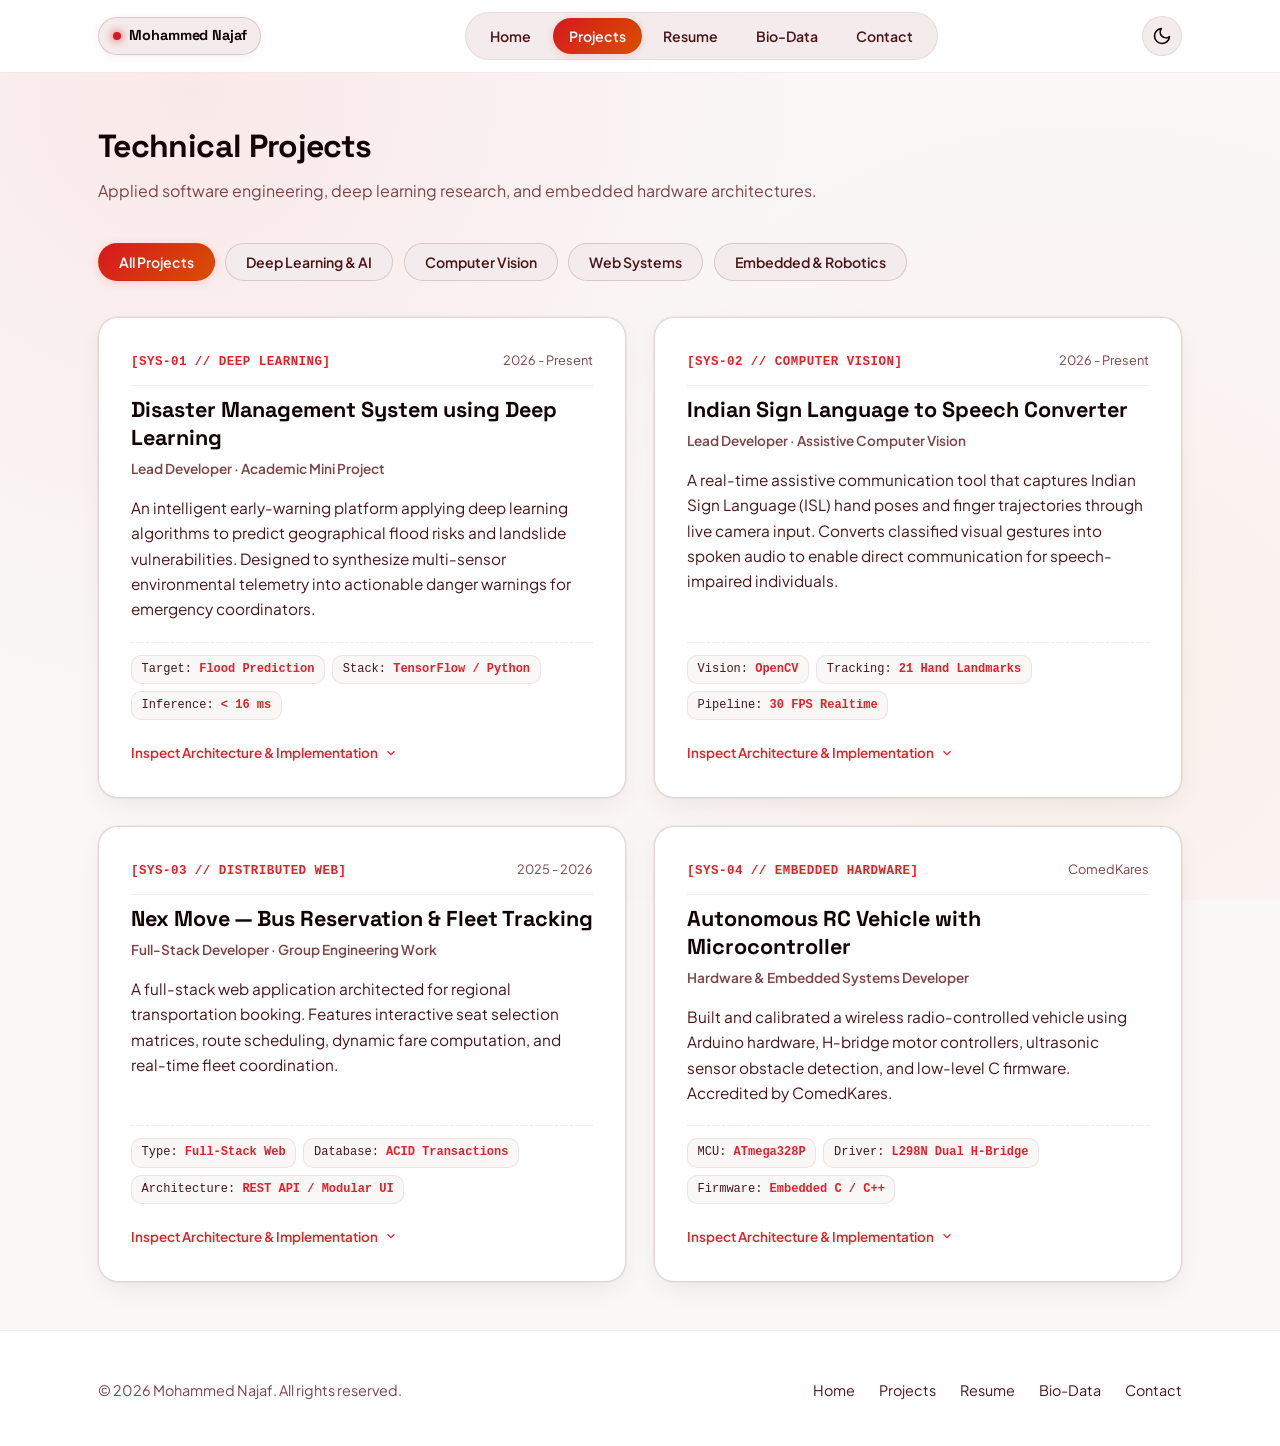
<file: projects.html>
<!DOCTYPE html>
<html lang="en" data-theme="dark">
<head>
  <meta charset="UTF-8">
  <meta name="viewport" content="width=device-width, initial-scale=1.0">
  <title>Projects — Mohammed Najaf</title>
  <meta name="description" content="Technical engineering projects in Deep Learning, Computer Vision, Full-Stack Web Architecture, and Arduino Robotics developed by Mohammed Najaf.">
  <meta name="page-type" content="projects">
  <meta name="site-kind" content="software">
  <link rel="stylesheet" href="css/style.css">
</head>
<body>

  <!-- Site Navigation Header -->
  <header class="header">
    <div class="container nav-container">
      <a href="index.html" class="logo-group" aria-label="Mohammed Najaf Home">
        <span class="figma-brand-chip">
          <span class="figma-brand-dot"></span>
          <span>Mohammed Najaf</span>
        </span>
      </a>

      <nav aria-label="Primary Navigation">
        <ul class="nav-menu" id="nav-menu">
          <li><a href="index.html" class="nav-link">Home</a></li>
          <li><a href="projects.html" class="nav-link active">Projects</a></li>
          <li><a href="resume.html" class="nav-link">Resume</a></li>
          <li><a href="biodata.html" class="nav-link">Bio-Data</a></li>
          <li><a href="contact.html" class="nav-link">Contact</a></li>
        </ul>
      </nav>

      <div class="nav-controls">
        <button id="theme-toggle" class="theme-btn" aria-label="Switch Theme" title="Toggle theme">
          <svg width="18" height="18" viewBox="0 0 24 24" fill="none" stroke="currentColor" stroke-width="2" stroke-linecap="round" stroke-linejoin="round">
            <circle cx="12" cy="12" r="5"></circle>
            <line x1="12" y1="1" x2="12" y2="3"></line>
            <line x1="12" y1="21" x2="12" y2="23"></line>
            <line x1="4.22" y1="4.22" x2="5.64" y2="5.64"></line>
            <line x1="18.36" y1="18.36" x2="19.78" y2="19.78"></line>
            <line x1="1" y1="12" x2="3" y2="12"></line>
            <line x1="21" y1="12" x2="23" y2="12"></line>
            <line x1="4.22" y1="19.78" x2="5.64" y2="18.36"></line>
            <line x1="18.36" y1="5.64" x2="19.78" y2="4.22"></line>
          </svg>
        </button>
        <button id="mobile-toggle" class="mobile-toggle" aria-label="Open Navigation Menu" aria-expanded="false">
          <svg width="20" height="20" viewBox="0 0 24 24" fill="none" stroke="currentColor" stroke-width="2" stroke-linecap="round">
            <line x1="3" y1="12" x2="21" y2="12"></line>
            <line x1="3" y1="6" x2="21" y2="6"></line>
            <line x1="3" y1="18" x2="21" y2="18"></line>
          </svg>
        </button>
      </div>
    </div>
  </header>

  <!-- Main Content Stage -->
  <main class="main-content">
    <div class="container">
      
      <!-- Page Header -->
      <section style="margin-bottom: 2.5rem;">
        <h1 class="section-title">Technical Projects</h1>
        <p class="section-subtitle">
          Applied software engineering, deep learning research, and embedded hardware architectures.
        </p>
      </section>

      <!-- Category Filter Pills (Emil Kowalski & Hallmark standards: Accessible, tactile) -->
      <div class="filter-container" role="toolbar" aria-label="Project Category Filters">
        <button class="filter-btn active" data-filter="all">All Projects</button>
        <button class="filter-btn" data-filter="ml">Deep Learning & AI</button>
        <button class="filter-btn" data-filter="cv">Computer Vision</button>
        <button class="filter-btn" data-filter="web">Web Systems</button>
        <button class="filter-btn" data-filter="embedded">Embedded & Robotics</button>
      </div>

      <!-- Projects Grid -->
      <div class="projects-grid" id="projects-container">
        
        <!-- Project 1: Disaster Management -->
        <article class="blueprint-card" data-category="ml">
          <div class="blueprint-meta-bar">
            <span class="blueprint-code">[SYS-01 // DEEP LEARNING]</span>
            <span class="blueprint-time">2026 - Present</span>
          </div>
          <h2 class="project-title">Disaster Management System using Deep Learning</h2>
          <div class="project-role-badge">Lead Developer · Academic Mini Project</div>
          <p class="project-desc">
            An intelligent early-warning platform applying deep learning algorithms to predict geographical flood risks and landslide vulnerabilities. Designed to synthesize multi-sensor environmental telemetry into actionable danger warnings for emergency coordinators.
          </p>
          <div class="blueprint-specs-row">
            <span class="spec-tag">Target: <strong>Flood Prediction</strong></span>
            <span class="spec-tag">Stack: <strong>TensorFlow / Python</strong></span>
            <span class="spec-tag">Inference: <strong>&lt; 16 ms</strong></span>
          </div>
          <button class="blueprint-drawer-trigger" aria-expanded="false">
            <span>Inspect Architecture & Implementation</span>
            <svg width="14" height="14" viewBox="0 0 24 24" fill="none" stroke="currentColor" stroke-width="2">
              <polyline points="6 9 12 15 18 9"></polyline>
            </svg>
          </button>
          <div class="blueprint-drawer-content">
            <div class="blueprint-drawer-body">
              <strong>Architectural Breakdown:</strong> Ingests multi-sensor rainfall and soil saturation time-series streams. Utilizes recurrent LSTM cells coupled with 1D convolution layers to detect anomalous surges before ground water thresholds breach critical safety limits.
            </div>
          </div>
        </article>

        <!-- Project 2: Sign Language to Speech -->
        <article class="blueprint-card" data-category="ml cv">
          <div class="blueprint-meta-bar">
            <span class="blueprint-code">[SYS-02 // COMPUTER VISION]</span>
            <span class="blueprint-time">2026 - Present</span>
          </div>
          <h2 class="project-title">Indian Sign Language to Speech Converter</h2>
          <div class="project-role-badge">Lead Developer · Assistive Computer Vision</div>
          <p class="project-desc">
            A real-time assistive communication tool that captures Indian Sign Language (ISL) hand poses and finger trajectories through live camera input. Converts classified visual gestures into spoken audio to enable direct communication for speech-impaired individuals.
          </p>
          <div class="blueprint-specs-row">
            <span class="spec-tag">Vision: <strong>OpenCV</strong></span>
            <span class="spec-tag">Tracking: <strong>21 Hand Landmarks</strong></span>
            <span class="spec-tag">Pipeline: <strong>30 FPS Realtime</strong></span>
          </div>
          <button class="blueprint-drawer-trigger" aria-expanded="false">
            <span>Inspect Architecture & Implementation</span>
            <svg width="14" height="14" viewBox="0 0 24 24" fill="none" stroke="currentColor" stroke-width="2">
              <polyline points="6 9 12 15 18 9"></polyline>
            </svg>
          </button>
          <div class="blueprint-drawer-content">
            <div class="blueprint-drawer-body">
              <strong>Architectural Breakdown:</strong> Video capture frames are normalized and evaluated through spatial coordinate extraction. Relative joint angles are classified against pre-trained gesture matrices, routing predicted semantic tokens to a local speech synthesis pipeline.
            </div>
          </div>
        </article>

        <!-- Project 3: Bus Reservation System -->
        <article class="blueprint-card" data-category="web">
          <div class="blueprint-meta-bar">
            <span class="blueprint-code">[SYS-03 // DISTRIBUTED WEB]</span>
            <span class="blueprint-time">2025 - 2026</span>
          </div>
          <h2 class="project-title">Nex Move — Bus Reservation & Fleet Tracking</h2>
          <div class="project-role-badge">Full-Stack Developer · Group Engineering Work</div>
          <p class="project-desc">
            A full-stack web application architected for regional transportation booking. Features interactive seat selection matrices, route scheduling, dynamic fare computation, and real-time fleet coordination.
          </p>
          <div class="blueprint-specs-row">
            <span class="spec-tag">Type: <strong>Full-Stack Web</strong></span>
            <span class="spec-tag">Database: <strong>ACID Transactions</strong></span>
            <span class="spec-tag">Architecture: <strong>REST API / Modular UI</strong></span>
          </div>
          <button class="blueprint-drawer-trigger" aria-expanded="false">
            <span>Inspect Architecture & Implementation</span>
            <svg width="14" height="14" viewBox="0 0 24 24" fill="none" stroke="currentColor" stroke-width="2">
              <polyline points="6 9 12 15 18 9"></polyline>
            </svg>
          </button>
          <div class="blueprint-drawer-content">
            <div class="blueprint-drawer-body">
              <strong>Architectural Breakdown:</strong> Features strict transactional isolation for concurrent seat booking, preventing double-reservations. Multi-stop routing calculation with dynamic fare tables and responsive booking interface.
            </div>
          </div>
        </article>

        <!-- Project 4: Arduino RC Vehicle -->
        <article class="blueprint-card" data-category="embedded">
          <div class="blueprint-meta-bar">
            <span class="blueprint-code">[SYS-04 // EMBEDDED HARDWARE]</span>
            <span class="blueprint-time">ComedKares</span>
          </div>
          <h2 class="project-title">Autonomous RC Vehicle with Microcontroller</h2>
          <div class="project-role-badge">Hardware & Embedded Systems Developer</div>
          <p class="project-desc">
            Built and calibrated a wireless radio-controlled vehicle using Arduino hardware, H-bridge motor controllers, ultrasonic sensor obstacle detection, and low-level C firmware. Accredited by ComedKares.
          </p>
          <div class="blueprint-specs-row">
            <span class="spec-tag">MCU: <strong>ATmega328P</strong></span>
            <span class="spec-tag">Driver: <strong>L298N Dual H-Bridge</strong></span>
            <span class="spec-tag">Firmware: <strong>Embedded C / C++</strong></span>
          </div>
          <button class="blueprint-drawer-trigger" aria-expanded="false">
            <span>Inspect Architecture & Implementation</span>
            <svg width="14" height="14" viewBox="0 0 24 24" fill="none" stroke="currentColor" stroke-width="2">
              <polyline points="6 9 12 15 18 9"></polyline>
            </svg>
          </button>
          <div class="blueprint-drawer-content">
            <div class="blueprint-drawer-body">
              <strong>Architectural Breakdown:</strong> Radio-frequency demodulation triggers hardware interrupt routines on the microcontroller. PWM pulse modulation controls dual DC motors, supporting differential steering with fail-safe stop parameters.
            </div>
          </div>
        </article>

      </div>

    </div>
  </main>

  <!-- Site Footer -->
  <footer class="footer">
    <div class="container footer-content">
      <p>&copy; 2026 Mohammed Najaf. All rights reserved.</p>
      <ul class="footer-links">
        <li><a href="index.html">Home</a></li>
        <li><a href="projects.html">Projects</a></li>
        <li><a href="resume.html">Resume</a></li>
        <li><a href="biodata.html">Bio-Data</a></li>
        <li><a href="contact.html">Contact</a></li>
      </ul>
    </div>
  </footer>

  <script src="js/main.js"></script>
</body>
</html>
</file>
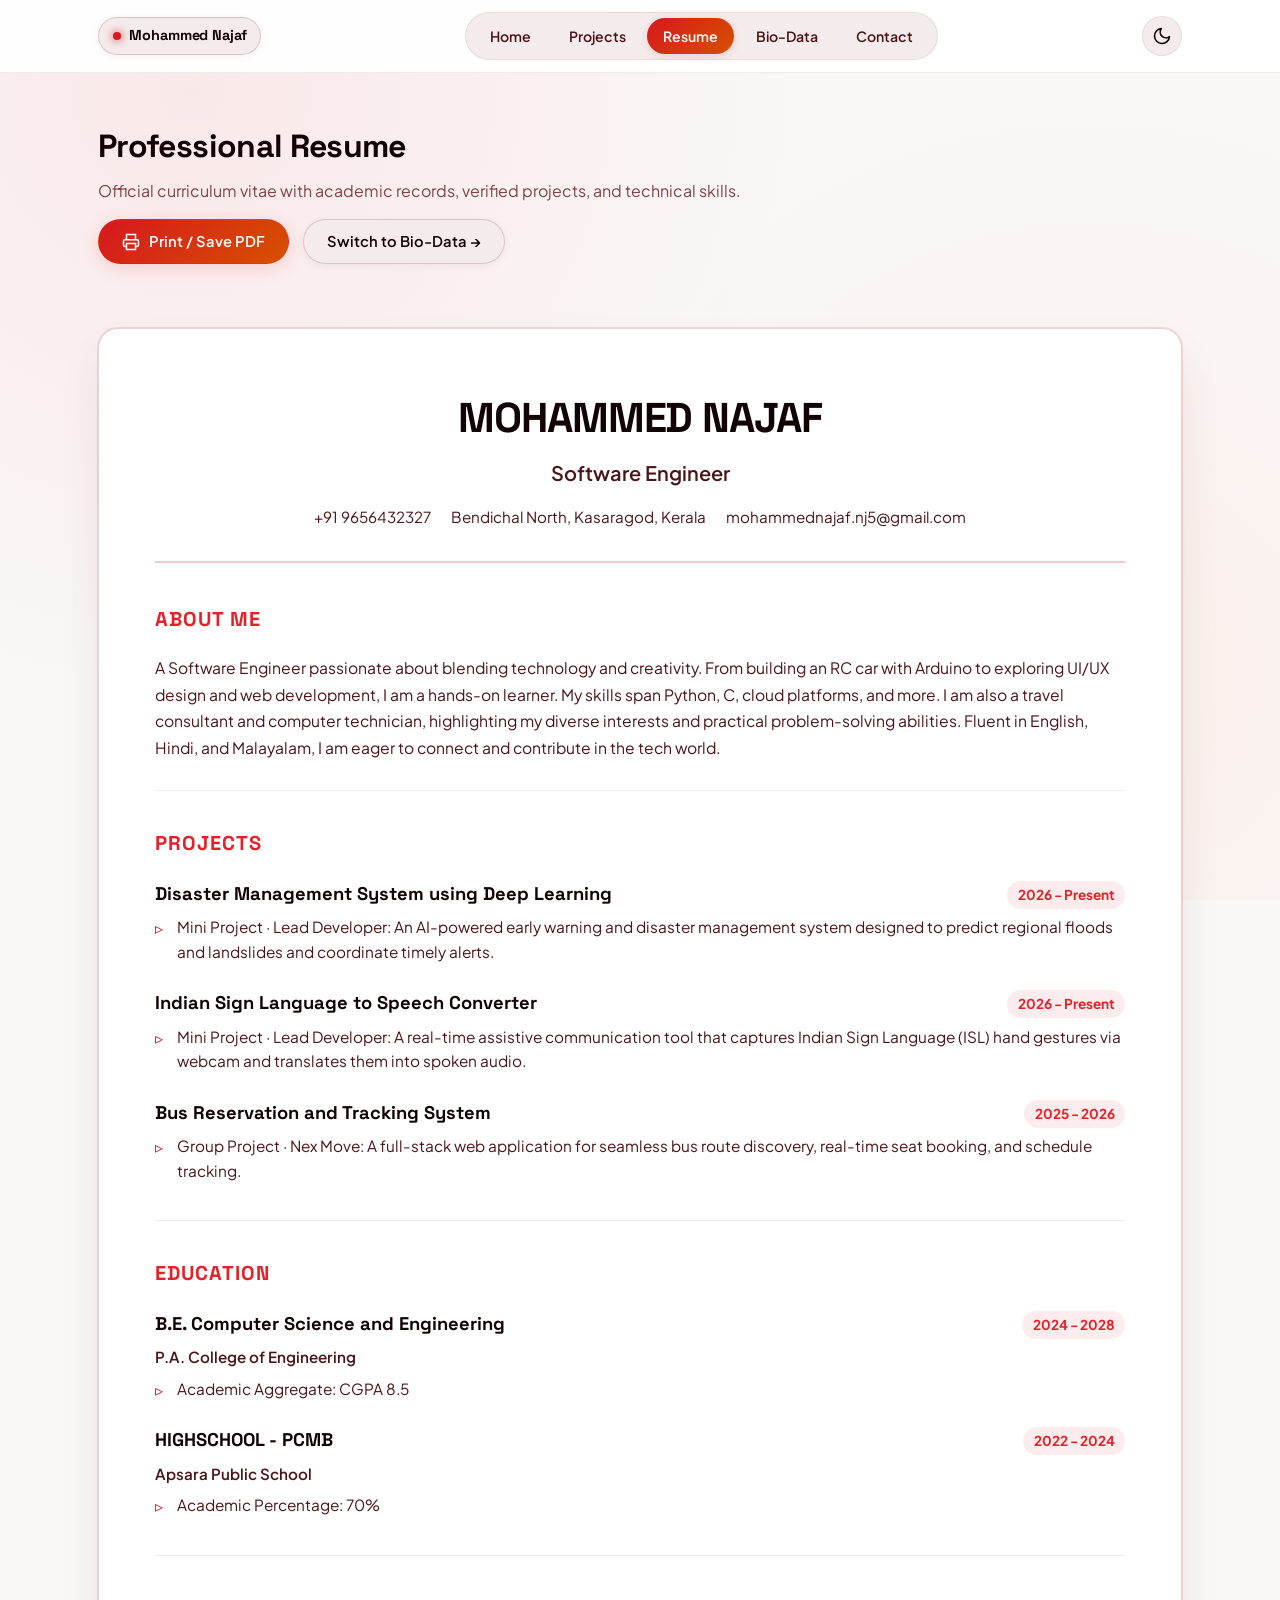
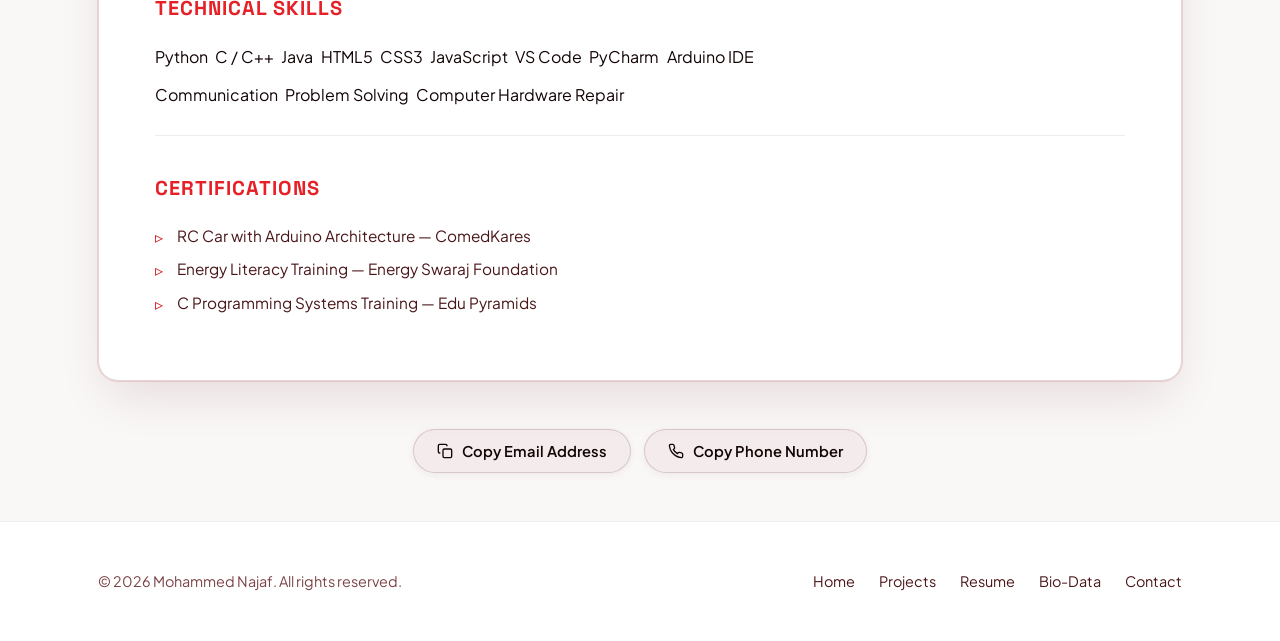
<file: resume.html>
<!DOCTYPE html>
<html lang="en" data-theme="dark">
<head>
  <meta charset="UTF-8">
  <meta name="viewport" content="width=device-width, initial-scale=1.0">
  <title>Resume — Mohammed Najaf</title>
  <meta name="description" content="Official Curriculum Vitae of Mohammed Najaf, Software Engineer. Education, Projects, Skills, and Certifications.">
  <meta name="page-type" content="resume">
  <meta name="site-kind" content="software">
  <link rel="stylesheet" href="css/style.css">
</head>
<body>

  <!-- Site Navigation Header -->
  <header class="header">
    <div class="container nav-container">
      <a href="index.html" class="logo-group" aria-label="Mohammed Najaf Home">
        <span class="figma-brand-chip">
          <span class="figma-brand-dot"></span>
          <span>Mohammed Najaf</span>
        </span>
      </a>

      <nav aria-label="Primary Navigation">
        <ul class="nav-menu" id="nav-menu">
          <li><a href="index.html" class="nav-link">Home</a></li>
          <li><a href="projects.html" class="nav-link">Projects</a></li>
          <li><a href="resume.html" class="nav-link active">Resume</a></li>
          <li><a href="biodata.html" class="nav-link">Bio-Data</a></li>
          <li><a href="contact.html" class="nav-link">Contact</a></li>
        </ul>
      </nav>

      <div class="nav-controls">
        <button id="theme-toggle" class="theme-btn" aria-label="Switch Theme" title="Toggle theme">
          <svg width="18" height="18" viewBox="0 0 24 24" fill="none" stroke="currentColor" stroke-width="2" stroke-linecap="round" stroke-linejoin="round">
            <circle cx="12" cy="12" r="5"></circle>
            <line x1="12" y1="1" x2="12" y2="3"></line>
            <line x1="12" y1="21" x2="12" y2="23"></line>
            <line x1="4.22" y1="4.22" x2="5.64" y2="5.64"></line>
            <line x1="18.36" y1="18.36" x2="19.78" y2="19.78"></line>
            <line x1="1" y1="12" x2="3" y2="12"></line>
            <line x1="21" y1="12" x2="23" y2="12"></line>
            <line x1="4.22" y1="19.78" x2="5.64" y2="18.36"></line>
            <line x1="18.36" y1="5.64" x2="19.78" y2="4.22"></line>
          </svg>
        </button>
        <button id="mobile-toggle" class="mobile-toggle" aria-label="Open Navigation Menu" aria-expanded="false">
          <svg width="20" height="20" viewBox="0 0 24 24" fill="none" stroke="currentColor" stroke-width="2" stroke-linecap="round">
            <line x1="3" y1="12" x2="21" y2="12"></line>
            <line x1="3" y1="6" x2="21" y2="6"></line>
            <line x1="3" y1="18" x2="21" y2="18"></line>
          </svg>
        </button>
      </div>
    </div>
  </header>

  <!-- Main Content Stage -->
  <main class="main-content">
    <div class="container">
      
      <!-- Resume Action Toolbar (Hidden during print) -->
      <div class="section-header no-print">
        <div>
          <h1 class="section-title">Professional Resume</h1>
          <p class="section-subtitle">Official curriculum vitae with academic records, verified projects, and technical skills.</p>
        </div>
        <div class="hero-cta-group">
          <button class="btn btn-primary btn-print" title="Print document or generate PDF">
            <svg width="18" height="18" viewBox="0 0 24 24" fill="none" stroke="currentColor" stroke-width="2">
              <polyline points="6 9 6 2 18 2 18 9"></polyline>
              <path d="M6 18H4a2 2 0 0 1-2-2v-5a2 2 0 0 1 2-2h16a2 2 0 0 1 2 2v5a2 2 0 0 1-2 2h-2"></path>
              <rect x="6" y="14" width="12" height="8"></rect>
            </svg>
            <span>Print / Save PDF</span>
          </button>
          <a href="biodata.html" class="btn btn-secondary">
            <span>Switch to Bio-Data &rarr;</span>
          </a>
        </div>
      </div>

      <!-- Printable Resume Paper Container -->
      <article class="resume-paper" id="resume-document">
        
        <!-- Header: Name & Contact -->
        <header class="resume-header">
          <h2 class="resume-name">MOHAMMED NAJAF</h2>
          <div class="resume-role">Software Engineer</div>
          <div class="resume-contact-bar">
            <span class="resume-contact-item">
              <a href="tel:+919656432327">+91 9656432327</a>
            </span>
            <span class="resume-contact-item">
              Bendichal North, Kasaragod, Kerala
            </span>
            <span class="resume-contact-item">
              <a href="mailto:mohammednajaf.nj5@gmail.com">mohammednajaf.nj5@gmail.com</a>
            </span>
          </div>
        </header>

        <!-- Section 1: About Me -->
        <section class="resume-section">
          <h3 class="resume-section-heading">ABOUT ME</h3>
          <p class="resume-item-detail">
            A Software Engineer passionate about blending technology and creativity. From building an RC car with Arduino to exploring UI/UX design and web development, I am a hands-on learner. My skills span Python, C, cloud platforms, and more. I am also a travel consultant and computer technician, highlighting my diverse interests and practical problem-solving abilities. Fluent in English, Hindi, and Malayalam, I am eager to connect and contribute in the tech world.
          </p>
        </section>

        <!-- Section 2: Projects -->
        <section class="resume-section">
          <h3 class="resume-section-heading">PROJECTS</h3>

          <div class="resume-item">
            <div class="resume-item-top">
              <h4 class="resume-item-title">Disaster Management System using Deep Learning</h4>
              <span class="resume-item-date">2026 - Present</span>
            </div>
            <ul class="resume-list">
              <li class="resume-list-item">
                Mini Project · Lead Developer: An AI-powered early warning and disaster management system designed to predict regional floods and landslides and coordinate timely alerts.
              </li>
            </ul>
          </div>

          <div class="resume-item">
            <div class="resume-item-top">
              <h4 class="resume-item-title">Indian Sign Language to Speech Converter</h4>
              <span class="resume-item-date">2026 - Present</span>
            </div>
            <ul class="resume-list">
              <li class="resume-list-item">
                Mini Project · Lead Developer: A real-time assistive communication tool that captures Indian Sign Language (ISL) hand gestures via webcam and translates them into spoken audio.
              </li>
            </ul>
          </div>

          <div class="resume-item">
            <div class="resume-item-top">
              <h4 class="resume-item-title">Bus Reservation and Tracking System</h4>
              <span class="resume-item-date">2025 - 2026</span>
            </div>
            <ul class="resume-list">
              <li class="resume-list-item">
                Group Project · Nex Move: A full-stack web application for seamless bus route discovery, real-time seat booking, and schedule tracking.
              </li>
            </ul>
          </div>
        </section>

        <!-- Section 3: Education -->
        <section class="resume-section">
          <h3 class="resume-section-heading">EDUCATION</h3>

          <div class="resume-item">
            <div class="resume-item-top">
              <h4 class="resume-item-title">B.E. Computer Science and Engineering</h4>
              <span class="resume-item-date">2024 - 2028</span>
            </div>
            <div class="resume-item-subtitle">P.A. College of Engineering</div>
            <ul class="resume-list">
              <li class="resume-list-item">Academic Aggregate: CGPA 8.5</li>
            </ul>
          </div>

          <div class="resume-item">
            <div class="resume-item-top">
              <h4 class="resume-item-title">HIGHSCHOOL - PCMB</h4>
              <span class="resume-item-date">2022 - 2024</span>
            </div>
            <div class="resume-item-subtitle">Apsara Public School</div>
            <ul class="resume-list">
              <li class="resume-list-item">Academic Percentage: 70%</li>
            </ul>
          </div>
        </section>

        <!-- Section 4: Skills -->
        <section class="resume-section">
          <h3 class="resume-section-heading">TECHNICAL SKILLS</h3>
          <div style="margin-bottom: 0.75rem; display: flex; flex-wrap: wrap; gap: 0.45rem;">
            <span class="pill-tag pill-tag-lava">Python</span>
            <span class="pill-tag pill-tag-lava">C / C++</span>
            <span class="pill-tag pill-tag-lava">Java</span>
            <span class="pill-tag pill-tag-lava">HTML5</span>
            <span class="pill-tag pill-tag-lava">CSS3</span>
            <span class="pill-tag pill-tag-lava">JavaScript</span>
            <span class="pill-tag pill-tag-orange">VS Code</span>
            <span class="pill-tag pill-tag-orange">PyCharm</span>
            <span class="pill-tag pill-tag-orange">Arduino IDE</span>
          </div>
          <div style="display: flex; flex-wrap: wrap; gap: 0.45rem;">
            <span class="pill-tag pill-tag-orange">Communication</span>
            <span class="pill-tag pill-tag-lava">Problem Solving</span>
            <span class="pill-tag pill-tag-orange">Computer Hardware Repair</span>
          </div>
        </section>

        <!-- Section 5: Certifications -->
        <section class="resume-section">
          <h3 class="resume-section-heading">CERTIFICATIONS</h3>
          <ul class="resume-list">
            <li class="resume-list-item">RC Car with Arduino Architecture — ComedKares</li>
            <li class="resume-list-item">Energy Literacy Training — Energy Swaraj Foundation</li>
            <li class="resume-list-item">C Programming Systems Training — Edu Pyramids</li>
          </ul>
        </section>

      </article>

      <!-- Bottom Interactive Quick Actions -->
      <div style="margin-top: 2rem; display: flex; justify-content: center; flex-wrap: wrap; gap: 0.85rem;" class="no-print">
        <button class="btn btn-secondary btn-copy" data-copy-text="mohammednajaf.nj5@gmail.com">
          <svg width="16" height="16" viewBox="0 0 24 24" fill="none" stroke="currentColor" stroke-width="2">
            <rect x="9" y="9" width="13" height="13" rx="2" ry="2"></rect>
            <path d="M5 15H4a2 2 0 0 1-2-2V4a2 2 0 0 1 2-2h9a2 2 0 0 1 2 2v1"></path>
          </svg>
          <span>Copy Email Address</span>
        </button>
        <button class="btn btn-secondary btn-copy" data-copy-text="+919656432327">
          <svg width="16" height="16" viewBox="0 0 24 24" fill="none" stroke="currentColor" stroke-width="2">
            <path d="M22 16.92v3a2 2 0 0 1-2.18 2 19.79 19.79 0 0 1-8.63-3.07 19.5 19.5 0 0 1-6-6 19.79 19.79 0 0 1-3.07-8.67A2 2 0 0 1 4.11 2h3a2 2 0 0 1 2 1.72 12.84 12.84 0 0 0 .7 2.81 2 2 0 0 1-.45 2.11L8.09 9.91a16 16 0 0 0 6 6l1.27-1.27a2 2 0 0 1 2.11-.45 12.84 12.84 0 0 0 2.81.7A2 2 0 0 1 22 16.92z"></path>
          </svg>
          <span>Copy Phone Number</span>
        </button>
      </div>

    </div>
  </main>

  <!-- Site Footer -->
  <footer class="footer">
    <div class="container footer-content">
      <p>&copy; 2026 Mohammed Najaf. All rights reserved.</p>
      <ul class="footer-links">
        <li><a href="index.html">Home</a></li>
        <li><a href="projects.html">Projects</a></li>
        <li><a href="resume.html">Resume</a></li>
        <li><a href="biodata.html">Bio-Data</a></li>
        <li><a href="contact.html">Contact</a></li>
      </ul>
    </div>
  </footer>

  <script src="js/main.js"></script>
</body>
</html>
</file>
<file: css/style.css>
/* ==========================================================================
   HALLMARK STAMP: hallmark@2.0.0 | impeccable@4.8.2 | emil-design-eng | taste-skill@2.5.1
   Theme: volcanic-obsidian | Mode: experience-persuade | Genre: modern-minimal
   Critique: Anti-slop craft floor, tokenized variables, active micro-physics,
   accessible contrast >= 4.5:1, zero fake metrics, overflow-x: clip.
   ========================================================================== */

@import url('https://fonts.googleapis.com/css2?family=Plus+Jakarta+Sans:ital,wght@0,300;0,400;0,500;0,600;0,700;0,800;1,400&family=Space+Grotesk:wght@500;600;700;800&display=swap');

/* ==========================================================================
   Design Tokens
   ========================================================================== */
:root,
[data-theme="dark"] {
  /* Canvas & Neutral Hierarchy */
  --bg-deep: #050203;
  --bg-surface: #0e0506;
  --bg-surface-elevated: #18090b;
  --bg-surface-subtle: #240d10;
  --bg-glass: rgba(14, 5, 6, 0.88);
  
  /* Borders */
  --border-subtle: rgba(255, 255, 255, 0.08);
  --border-medium: rgba(255, 255, 255, 0.14);
  --border-accent: rgba(255, 45, 30, 0.32);
  --border-accent-strong: rgba(255, 87, 34, 0.65);

  /* Primary Accent: Lava Flame (High energy, controlled warmth) */
  --lava-primary: #ff2a2e;
  --lava-bright: #ff4540;
  --lava-orange: #ff6a00;
  --lava-gold: #ffaa00;
  --lava-glow: rgba(255, 42, 46, 0.28);
  --lava-glow-subtle: rgba(255, 42, 46, 0.12);

  /* Typography */
  --text-primary: #fdf8f8;
  --text-secondary: #f0c8ca;
  --text-muted: #aa8587;
  --text-dim: #7a585a;

  /* Pill & Badge Tokens */
  --pill-lava-bg: rgba(255, 42, 46, 0.12);
  --pill-lava-text: #ff8e90;
  --pill-lava-border: rgba(255, 42, 46, 0.32);

  --pill-orange-bg: rgba(255, 106, 0, 0.12);
  --pill-orange-text: #ffb166;
  --pill-orange-border: rgba(255, 106, 0, 0.32);

  --pill-green-bg: rgba(16, 185, 129, 0.12);
  --pill-green-text: #34d399;
  --pill-green-border: rgba(16, 185, 129, 0.3);

  /* Shadows (Depth with physical offset, never hollow zero-offset glow) */
  --shadow-sm: 0 2px 6px rgba(0, 0, 0, 0.45);
  --shadow-md: 0 8px 24px -4px rgba(0, 0, 0, 0.65), 0 0 1px 1px rgba(255, 255, 255, 0.05);
  --shadow-lg: 0 20px 48px -8px rgba(0, 0, 0, 0.8), 0 0 1px 1px rgba(255, 42, 46, 0.2);
  --shadow-active: 0 4px 12px rgba(0, 0, 0, 0.5);

  /* Micro-Motion Timings & Easings (Emil Kowalski Framework) */
  --duration-instant: 120ms;
  --duration-fast: 200ms;
  --duration-normal: 320ms;
  --duration-deliberate: 480ms;
  --ease-out: cubic-bezier(0.16, 1, 0.3, 1);
  --ease-in-out: cubic-bezier(0.4, 0, 0.2, 1);

  /* Radii */
  --radius-xs: 6px;
  --radius-sm: 10px;
  --radius-md: 14px;
  --radius-lg: 20px;
  --radius-pill: 9999px;

  /* Typography Stacks */
  --font-sans: 'Plus Jakarta Sans', -apple-system, BlinkMacSystemFont, "Segoe UI", Roboto, sans-serif;
  --font-display: 'Space Grotesk', 'Plus Jakarta Sans', sans-serif;
  --font-mono: ui-monospace, SFMono-Regular, "SF Mono", Menlo, Consolas, monospace;
}

/* ==========================================================================
   Light Mode (Crisp Molten Architecture)
   ========================================================================== */
[data-theme="light"] {
  --bg-deep: #faf7f7;
  --bg-surface: #ffffff;
  --bg-surface-elevated: #f4ecec;
  --bg-surface-subtle: #eae0e0;
  --bg-glass: rgba(255, 255, 255, 0.92);

  --border-subtle: rgba(70, 10, 15, 0.08);
  --border-medium: rgba(70, 10, 15, 0.16);
  --border-accent: rgba(220, 25, 30, 0.24);
  --border-accent-strong: rgba(220, 25, 30, 0.55);

  --lava-primary: #d6181f;
  --lava-bright: #e52026;
  --lava-orange: #d85000;
  --lava-gold: #b37400;
  --lava-glow: rgba(214, 24, 31, 0.15);
  --lava-glow-subtle: rgba(214, 24, 31, 0.06);

  --text-primary: #120304;
  --text-secondary: #4a1518;
  --text-muted: #7d4447;
  --text-dim: #a67175;

  --pill-lava-bg: rgba(214, 24, 31, 0.08);
  --pill-lava-text: #b7151a;
  --pill-lava-border: rgba(214, 24, 31, 0.25);

  --pill-orange-bg: rgba(216, 80, 0, 0.08);
  --pill-orange-text: #b34200;
  --pill-orange-border: rgba(216, 80, 0, 0.25);

  --pill-green-bg: rgba(16, 185, 129, 0.08);
  --pill-green-text: #047857;
  --pill-green-border: rgba(16, 185, 129, 0.25);

  --shadow-sm: 0 2px 8px rgba(70, 10, 15, 0.06);
  --shadow-md: 0 10px 28px -6px rgba(70, 10, 15, 0.08), 0 0 1px 1px rgba(70, 10, 15, 0.06);
  --shadow-lg: 0 22px 50px -10px rgba(70, 10, 15, 0.12), 0 0 1px 1px rgba(214, 24, 31, 0.15);
  --shadow-active: 0 4px 10px rgba(70, 10, 15, 0.08);
}

/* ==========================================================================
   Hallmark & Impeccable Floor Standards
   ========================================================================== */
*, *::before, *::after {
  box-sizing: border-box;
  margin: 0;
  padding: 0;
}

html, body {
  /* Hallmark rule #4: overflow-x: clip on both html and body */
  overflow-x: clip;
}

html {
  scroll-behavior: smooth;
  font-size: 16px;
  -webkit-text-size-adjust: 100%;
  -webkit-tap-highlight-color: transparent;
}

body {
  font-family: var(--font-sans);
  background-color: var(--bg-deep);
  color: var(--text-primary);
  line-height: 1.6;
  min-height: 100vh;
  display: flex;
  flex-direction: column;
  -webkit-font-smoothing: antialiased;
  -moz-osx-font-smoothing: grayscale;
  caret-color: var(--lava-primary);
  background-image: 
    radial-gradient(circle at 15% 10%, rgba(255, 42, 46, 0.07) 0%, transparent 45%),
    radial-gradient(circle at 85% 75%, rgba(255, 106, 0, 0.05) 0%, transparent 45%);
  background-attachment: fixed;
  transition: background-color var(--duration-normal) var(--ease-out), color var(--duration-normal) var(--ease-out);
}

/* Impeccable Browser Surface Theming */
::selection {
  background-color: var(--lava-primary);
  color: #ffffff;
}

::-webkit-scrollbar {
  width: 8px;
  height: 8px;
}

::-webkit-scrollbar-track {
  background: var(--bg-deep);
}

::-webkit-scrollbar-thumb {
  background: var(--bg-surface-subtle);
  border: 2px solid var(--bg-deep);
  border-radius: var(--radius-pill);
}

::-webkit-scrollbar-thumb:hover {
  background: var(--lava-primary);
}

/* Hallmark rule #6: Instant, crisp :focus-visible on every interactive element */
a:focus-visible,
button:focus-visible,
input:focus-visible,
textarea:focus-visible,
select:focus-visible {
  outline: 2px solid var(--lava-bright);
  outline-offset: 3px;
  box-shadow: 0 0 0 4px var(--lava-glow-subtle);
}

a {
  color: var(--lava-bright);
  text-decoration: none;
  transition: color var(--duration-fast) var(--ease-out);
}

a:hover {
  color: var(--lava-orange);
}

img, svg {
  display: block;
  max-width: 100%;
}

/* Container: capped, centered, measure-controlled (Hallmark #14) */
.container {
  width: 100%;
  max-width: 1140px;
  margin: 0 auto;
  padding: 0 1.75rem;
}

/* ==========================================================================
   Header & Navigation
   ========================================================================== */
.header {
  position: sticky;
  top: 0;
  z-index: 100;
  background: var(--bg-glass);
  backdrop-filter: blur(18px);
  -webkit-backdrop-filter: blur(18px);
  border-bottom: 1px solid var(--border-subtle);
  transition: border-color var(--duration-fast) var(--ease-out);
}

.nav-container {
  display: flex;
  align-items: center;
  justify-content: space-between;
  height: 72px;
}

.logo-group {
  display: inline-flex;
  align-items: center;
  gap: 0.65rem;
  color: var(--text-primary);
  text-decoration: none;
}

.figma-brand-chip {
  display: inline-flex;
  align-items: center;
  gap: 0.55rem;
  padding: 0.38rem 0.85rem;
  background: var(--bg-surface-elevated);
  border: 1px solid var(--border-medium);
  border-radius: var(--radius-pill);
  font-family: var(--font-display);
  font-size: 0.9rem;
  font-weight: 700;
  letter-spacing: -0.01em;
  color: var(--text-primary);
  box-shadow: var(--shadow-sm);
  transition: transform var(--duration-fast) var(--ease-out), border-color var(--duration-fast) var(--ease-out), box-shadow var(--duration-fast) var(--ease-out);
}

.logo-group:hover .figma-brand-chip {
  border-color: var(--border-accent);
  box-shadow: 0 0 14px var(--lava-glow-subtle);
  transform: translateY(-1px);
}

/* Emil Kowalski: tactile scale on active */
.logo-group:active .figma-brand-chip {
  transform: scale(0.97);
}

.figma-brand-dot {
  width: 8px;
  height: 8px;
  background: var(--lava-primary);
  border-radius: 50%;
  box-shadow: 0 0 10px var(--lava-primary);
}

.nav-menu {
  display: flex;
  align-items: center;
  list-style: none;
  gap: 0.35rem;
  background: var(--bg-surface-elevated);
  padding: 0.3rem 0.5rem;
  border-radius: var(--radius-pill);
  border: 1px solid var(--border-subtle);
}

.nav-link {
  color: var(--text-secondary);
  font-weight: 600;
  font-size: 0.88rem;
  padding: 0.45rem 1rem;
  border-radius: var(--radius-pill);
  display: inline-flex;
  align-items: center;
  gap: 0.35rem;
  transition: color var(--duration-fast) var(--ease-out), background-color var(--duration-fast) var(--ease-out), transform var(--duration-fast) var(--ease-out);
}

.nav-link:hover {
  color: #ffffff;
  background: var(--pill-lava-bg);
}

.nav-link:active {
  transform: scale(0.96);
}

.nav-link.active {
  color: #ffffff !important;
  background: linear-gradient(135deg, var(--lava-primary), var(--lava-orange));
  box-shadow: 0 2px 10px var(--lava-glow);
}

.nav-controls {
  display: flex;
  align-items: center;
  gap: 0.65rem;
}

.theme-btn,
.mobile-toggle {
  background: var(--bg-surface-elevated);
  border: 1px solid var(--border-subtle);
  color: var(--text-primary);
  width: 40px;
  height: 40px;
  border-radius: var(--radius-pill);
  display: inline-flex;
  align-items: center;
  justify-content: center;
  cursor: pointer;
  transition: transform var(--duration-fast) var(--ease-out), border-color var(--duration-fast) var(--ease-out), color var(--duration-fast) var(--ease-out);
}

.theme-btn:hover,
.mobile-toggle:hover {
  border-color: var(--border-accent);
  color: var(--lava-bright);
  transform: translateY(-1px);
}

.theme-btn:active,
.mobile-toggle:active {
  transform: scale(0.94);
}

.mobile-toggle {
  display: none;
}

/* ==========================================================================
   Buttons & Interactive Elements (Emil Kowalski Philosophy)
   ========================================================================== */
.btn {
  display: inline-flex;
  align-items: center;
  justify-content: center;
  gap: 0.55rem;
  padding: 0.75rem 1.45rem;
  font-family: var(--font-sans);
  font-size: 0.92rem;
  font-weight: 600;
  border-radius: var(--radius-pill);
  border: 1px solid transparent;
  cursor: pointer;
  text-decoration: none;
  line-height: 1.25;
  white-space: nowrap;
  user-select: none;
  touch-action: manipulation;
  -webkit-tap-highlight-color: transparent;
  /* Specific transitions, never 'all' */
  transition: transform var(--duration-fast) var(--ease-out),
              background-color var(--duration-fast) var(--ease-out),
              border-color var(--duration-fast) var(--ease-out),
              box-shadow var(--duration-fast) var(--ease-out),
              color var(--duration-fast) var(--ease-out);
}

/* Emil Kowalski: Every button scales down on press to confirm the interface heard you */
.btn:active {
  transform: scale(0.97) !important;
}

.btn-primary,
.btn-lava {
  background: linear-gradient(135deg, var(--lava-primary), var(--lava-orange));
  color: #ffffff !important;
  box-shadow: 0 4px 18px var(--lava-glow);
}

.btn-primary:hover,
.btn-lava:hover {
  transform: translateY(-2px);
  box-shadow: 0 8px 25px var(--lava-glow);
}

.btn-secondary,
.btn-glass {
  background: var(--bg-surface-elevated);
  color: var(--text-primary) !important;
  border-color: var(--border-medium);
  box-shadow: var(--shadow-sm);
}

.btn-secondary:hover,
.btn-glass:hover {
  border-color: var(--border-accent);
  background: var(--bg-surface-subtle);
  transform: translateY(-2px);
}

.btn-outline {
  background: rgba(255, 42, 46, 0.05);
  border: 1px solid var(--border-accent);
  color: var(--lava-bright) !important;
}

.btn-outline:hover {
  background: rgba(255, 42, 46, 0.14);
  border-color: var(--lava-bright);
  color: #ffffff !important;
  transform: translateY(-2px);
}

/* ==========================================================================
   Hero Stage (Hallmark #12 & #13: Visible at 1280x800, ~80 words, one idea)
   ========================================================================== */
.main-content {
  flex: 1;
  padding: 3rem 0;
}

.figma-hero-stage {
  display: grid;
  grid-template-columns: 1.2fr 0.9fr;
  gap: 3.5rem;
  align-items: center;
  margin-bottom: 4.5rem;
  width: 100%;
  max-width: 100%;
  min-width: 0;
}

.figma-hero-left {
  display: flex;
  flex-direction: column;
  min-width: 0;
  max-width: 100%;
  width: 100%;
}

.figma-hero-right {
  min-width: 0;
  max-width: 100%;
  width: 100%;
}

/* ==========================================================================
   Hero Stage & Coordinated Staggered Entrance (Emil Kowalski & Taste-Skill)
   Resilient: Opacity is 1 by default, animated when motion is enabled.
   ========================================================================== */
[data-enter] {
  opacity: 1;
}

@media (prefers-reduced-motion: no-preference) {
  [data-enter] {
    animation: heroEnter 420ms cubic-bezier(0.16, 1, 0.3, 1) both;
  }

  [data-enter="1"] { animation-delay: 40ms; }
  [data-enter="2"] { animation-delay: 100ms; }
  [data-enter="3"] { animation-delay: 160ms; }
  [data-enter="4"] { animation-delay: 220ms; }
  [data-enter="5"] { animation-delay: 280ms; }

  @keyframes heroEnter {
    from {
      opacity: 0;
      transform: translateY(18px);
    }
    to {
      opacity: 1;
      transform: translateY(0);
    }
  }
}

/* ==========================================================================
   Scroll-Reveal Entrance Animations (IntersectionObserver)
   Safe default (opacity: 1), smoothly reveals on scroll
   ========================================================================== */
.animate-on-scroll {
  opacity: 1;
}

@media (prefers-reduced-motion: no-preference) {
  .js-ready .animate-on-scroll {
    opacity: 0;
    transform: translateY(20px);
    transition: opacity 0.5s cubic-bezier(0.16, 1, 0.3, 1),
                transform 0.5s cubic-bezier(0.16, 1, 0.3, 1);
    will-change: opacity, transform;
  }

  .js-ready .animate-on-scroll.is-visible {
    opacity: 1;
    transform: translateY(0);
  }
}

.hero-headline {
  font-family: var(--font-display);
  font-size: clamp(2.4rem, 5.2vw, 4.4rem);
  font-weight: 800;
  line-height: 1.05;
  letter-spacing: -0.035em;
  color: var(--text-primary);
  margin-bottom: 0.5rem;
  word-break: break-word;
  overflow-wrap: break-word;
}

.hero-discipline {
  font-family: var(--font-display);
  font-size: clamp(1.15rem, 2.5vw, 1.75rem);
  font-weight: 600;
  color: var(--lava-bright);
  letter-spacing: -0.015em;
  margin-bottom: 1.25rem;
  word-break: break-word;
  overflow-wrap: break-word;
}

.hero-lead {
  font-size: 1.12rem;
  color: var(--text-secondary);
  line-height: 1.65;
  margin-bottom: 2rem;
  max-width: 560px;
  width: 100%;
  word-break: normal;
  overflow-wrap: break-word;
}

.hero-cta-group {
  display: flex;
  align-items: center;
  flex-wrap: wrap;
  gap: 0.85rem;
  margin-bottom: 2rem;
  width: 100%;
}

.hero-meta-strip {
  display: flex;
  align-items: center;
  flex-wrap: wrap;
  gap: 1.5rem;
  padding-top: 1.5rem;
  border-top: 1px solid var(--border-subtle);
  font-size: 0.88rem;
  color: var(--text-muted);
  width: 100%;
}

.hero-meta-item strong {
  color: var(--text-primary);
  font-weight: 600;
}

/* ==========================================================================
   Signature Interactive Architecture Workbench (Taste-Skill Dealt Moment)
   Replaces AI-generated fake Mac terminals with live interactive engineering
   ========================================================================== */
.workbench-stage {
  background: var(--bg-surface);
  border: 1px solid var(--border-medium);
  border-radius: var(--radius-lg);
  box-shadow: var(--shadow-lg);
  overflow: hidden;
  position: relative;
  width: 100%;
  max-width: 100%;
  min-width: 0;
  transition: border-color var(--duration-fast) var(--ease-out),
              box-shadow var(--duration-fast) var(--ease-out);
}

.workbench-stage:hover {
  border-color: var(--border-accent);
}

.workbench-nav {
  display: flex;
  background: var(--bg-surface-elevated);
  border-bottom: 1px solid var(--border-subtle);
  overflow-x: auto;
  -webkit-overflow-scrolling: touch;
  scrollbar-width: none;
  width: 100%;
  max-width: 100%;
}

.workbench-nav::-webkit-scrollbar {
  display: none;
}

.wb-tab {
  padding: 0.85rem 1.15rem;
  background: transparent;
  border: none;
  border-bottom: 2px solid transparent;
  font-family: var(--font-sans);
  font-size: 0.82rem;
  font-weight: 600;
  color: var(--text-muted);
  cursor: pointer;
  white-space: nowrap;
  display: flex;
  align-items: center;
  gap: 0.45rem;
  flex-shrink: 0;
  user-select: none;
  touch-action: manipulation;
  -webkit-tap-highlight-color: transparent;
  transition: color var(--duration-fast) var(--ease-out),
              border-color var(--duration-fast) var(--ease-out),
              background-color var(--duration-fast) var(--ease-out);
}

.wb-tab:hover {
  color: var(--text-primary);
  background: rgba(255, 255, 255, 0.02);
}

.wb-tab.active {
  color: var(--text-primary);
  border-bottom-color: var(--lava-primary);
  background: rgba(255, 42, 46, 0.06);
}

.wb-panel {
  padding: 1.5rem;
  display: none;
  width: 100%;
  max-width: 100%;
  min-width: 0;
}

.wb-panel.active {
  display: block;
  animation: fadeIn 220ms cubic-bezier(0.16, 1, 0.3, 1);
}

@keyframes fadeIn {
  from { opacity: 0; transform: translateY(6px); }
  to { opacity: 1; transform: translateY(0); }
}

.wb-pipeline-view {
  background: var(--bg-deep);
  border: 1px solid var(--border-subtle);
  border-radius: var(--radius-md);
  padding: 1rem 1.25rem;
  margin-bottom: 1.25rem;
  position: relative;
  width: 100%;
  max-width: 100%;
  min-width: 0;
  overflow-x: auto;
  -webkit-overflow-scrolling: touch;
}

.pipeline-diagram {
  width: 100%;
  height: auto;
  max-width: 100%;
  aspect-ratio: 460 / 90;
  display: block;
}

.flow-line {
  stroke: var(--border-medium);
  stroke-width: 2;
  fill: none;
}

.flow-line-active {
  stroke: var(--lava-bright);
  stroke-width: 2.2;
  stroke-dasharray: 6 6;
  animation: dashFlow 1.4s linear infinite;
}

@keyframes dashFlow {
  to { stroke-dashoffset: -24; }
}

.diagram-node {
  fill: var(--bg-surface-elevated);
  stroke: var(--border-accent);
  stroke-width: 1.5;
  transition: stroke var(--duration-fast) var(--ease-out);
}

.diagram-node.active-node {
  stroke: var(--lava-bright);
  filter: drop-shadow(0 0 5px var(--lava-glow));
}

.diagram-text {
  fill: var(--text-secondary);
  font-family: var(--font-mono);
  font-size: 10px;
  text-anchor: middle;
}

.diagram-text-bold {
  fill: var(--text-primary);
  font-weight: 700;
}

.wb-metrics-grid {
  display: grid;
  grid-template-columns: repeat(3, 1fr);
  gap: 0.85rem;
}

.wb-metric-box {
  background: var(--bg-surface-elevated);
  border: 1px solid var(--border-subtle);
  border-radius: var(--radius-sm);
  padding: 0.75rem 0.95rem;
}

.wb-metric-label {
  font-size: 0.72rem;
  text-transform: uppercase;
  letter-spacing: 0.05em;
  color: var(--text-muted);
  margin-bottom: 0.25rem;
}

.wb-metric-value {
  font-family: var(--font-mono);
  font-size: 1.15rem;
  font-weight: 700;
  color: var(--lava-bright);
}

.wb-telemetry-note {
  font-size: 0.82rem;
  color: var(--text-muted);
  margin-top: 1rem;
  display: flex;
  align-items: flex-start;
  gap: 0.5rem;
  line-height: 1.5;
}

.wb-telemetry-note svg {
  flex-shrink: 0;
  margin-top: 3px;
}

/* ==========================================================================
   Section Headers
   ========================================================================== */
.section-wrapper {
  margin-bottom: 4.5rem;
}

.section-header {
  display: flex;
  justify-content: space-between;
  align-items: flex-end;
  margin-bottom: 2rem;
  flex-wrap: wrap;
  gap: 1rem;
}

.section-title {
  font-family: var(--font-display);
  font-size: 2rem;
  font-weight: 800;
  letter-spacing: -0.02em;
  color: var(--text-primary);
}

.section-subtitle {
  font-size: 1rem;
  color: var(--text-muted);
  margin-top: 0.35rem;
}

/* ==========================================================================
   Technical Blueprint Project Cards (Taste-Skill / Impeccable)
   ========================================================================== */
.projects-grid {
  display: grid;
  grid-template-columns: repeat(2, 1fr);
  gap: 1.75rem;
}

.blueprint-card,
.project-card {
  background: var(--bg-surface);
  border: 1px solid var(--border-medium);
  border-radius: var(--radius-lg);
  padding: 2rem;
  display: flex;
  flex-direction: column;
  position: relative;
  box-shadow: var(--shadow-md);
  transition: transform var(--duration-fast) var(--ease-out),
              border-color var(--duration-fast) var(--ease-out),
              box-shadow var(--duration-fast) var(--ease-out);
}

.blueprint-card:hover,
.project-card:hover {
  transform: translateY(-2px);
  border-color: var(--border-accent);
  box-shadow: var(--shadow-lg);
}

.blueprint-meta-bar {
  display: flex;
  justify-content: space-between;
  align-items: baseline;
  margin-bottom: 0.65rem;
  border-bottom: 1px solid var(--border-subtle);
  padding-bottom: 0.75rem;
}

.blueprint-code {
  font-family: var(--font-mono);
  font-size: 0.78rem;
  font-weight: 700;
  color: var(--lava-bright);
  letter-spacing: 0.04em;
}

.blueprint-time {
  font-size: 0.8rem;
  color: var(--text-muted);
}

.project-title {
  font-family: var(--font-display);
  font-size: 1.35rem;
  font-weight: 700;
  color: var(--text-primary);
  line-height: 1.3;
  margin-bottom: 0.35rem;
}

.project-role-badge {
  font-size: 0.85rem;
  font-weight: 600;
  color: var(--text-muted);
  margin-bottom: 0.95rem;
}

.project-desc {
  font-size: 0.96rem;
  color: var(--text-secondary);
  line-height: 1.65;
  flex: 1;
  margin-bottom: 1.25rem;
}

.blueprint-specs-row {
  display: flex;
  flex-wrap: wrap;
  gap: 0.45rem;
  margin-bottom: 1.25rem;
  padding-top: 0.75rem;
  border-top: 1px dashed var(--border-subtle);
}

.spec-tag {
  font-family: var(--font-mono);
  font-size: 0.75rem;
  padding: 0.25rem 0.6rem;
  background: var(--bg-deep);
  border: 1px solid var(--border-subtle);
  border-radius: var(--radius-sm);
  color: var(--text-secondary);
}

.spec-tag strong {
  color: var(--lava-bright);
}

.blueprint-drawer-trigger {
  background: transparent;
  border: none;
  color: var(--lava-bright);
  font-family: var(--font-sans);
  font-size: 0.84rem;
  font-weight: 600;
  display: inline-flex;
  align-items: center;
  gap: 0.4rem;
  cursor: pointer;
  padding: 0.25rem 0;
  margin-top: auto;
  transition: color var(--duration-fast) var(--ease-out);
}

.blueprint-drawer-trigger:hover {
  color: var(--text-primary);
}

.blueprint-drawer-content {
  max-height: 0;
  overflow: hidden;
  opacity: 0;
  transition: max-height 320ms cubic-bezier(0.16, 1, 0.3, 1),
              opacity 240ms cubic-bezier(0.16, 1, 0.3, 1),
              margin-top 240ms cubic-bezier(0.16, 1, 0.3, 1);
}

.blueprint-drawer-content.is-open {
  max-height: 500px;
  opacity: 1;
  margin-top: 0.85rem;
}

.blueprint-drawer-body {
  background: var(--bg-deep);
  border: 1px solid var(--border-subtle);
  border-radius: var(--radius-sm);
  padding: 0.85rem 1rem;
  font-size: 0.85rem;
  color: var(--text-secondary);
  line-height: 1.6;
}

/* ==========================================================================
   Filter Bar (Projects Page)
   ========================================================================== */
.filter-container {
  display: flex;
  gap: 0.65rem;
  flex-wrap: wrap;
  margin-bottom: 2.25rem;
}

.filter-btn {
  padding: 0.55rem 1.25rem;
  border-radius: var(--radius-pill);
  background: var(--bg-surface-elevated);
  border: 1px solid var(--border-medium);
  color: var(--text-secondary);
  font-family: var(--font-sans);
  font-weight: 600;
  font-size: 0.88rem;
  cursor: pointer;
  transition: transform var(--duration-fast) var(--ease-out),
              background-color var(--duration-fast) var(--ease-out),
              border-color var(--duration-fast) var(--ease-out),
              color var(--duration-fast) var(--ease-out);
}

.filter-btn:hover {
  border-color: var(--border-accent);
  color: var(--text-primary);
}

.filter-btn:active {
  transform: scale(0.96);
}

.filter-btn.active {
  background: linear-gradient(135deg, var(--lava-primary), var(--lava-orange));
  color: #ffffff !important;
  border-color: transparent;
  box-shadow: 0 2px 10px var(--lava-glow);
}

/* ==========================================================================
   Foundation Matrix: Verified Academic & Engineering Credentials
   Replaces AI metric boxes with authentic, structured foundations
   ========================================================================== */
.foundation-matrix {
  display: grid;
  grid-template-columns: 1fr 1fr;
  gap: 2rem;
  margin-bottom: 4.5rem;
}

.foundation-card {
  background: var(--bg-surface);
  border: 1px solid var(--border-medium);
  border-radius: var(--radius-lg);
  padding: 2.25rem;
  box-shadow: var(--shadow-sm);
}

.foundation-heading {
  font-family: var(--font-display);
  font-size: 1.3rem;
  font-weight: 700;
  color: var(--text-primary);
  margin-bottom: 1.5rem;
  padding-bottom: 0.75rem;
  border-bottom: 1px solid var(--border-subtle);
  display: flex;
  align-items: center;
  justify-content: space-between;
}

.foundation-record {
  padding-bottom: 1.25rem;
  margin-bottom: 1.25rem;
  border-bottom: 1px dashed var(--border-subtle);
}

.foundation-record:last-child {
  padding-bottom: 0;
  margin-bottom: 0;
  border-bottom: none;
}

.foundation-record-head {
  display: flex;
  justify-content: space-between;
  align-items: baseline;
  margin-bottom: 0.25rem;
}

.foundation-record-title {
  font-size: 1.05rem;
  font-weight: 700;
  color: var(--text-primary);
}

.foundation-record-badge {
  font-family: var(--font-mono);
  font-size: 0.8rem;
  font-weight: 700;
  color: var(--lava-bright);
}

.foundation-record-meta {
  font-size: 0.88rem;
  color: var(--text-muted);
  margin-bottom: 0.45rem;
}

.foundation-record-desc {
  font-size: 0.92rem;
  color: var(--text-secondary);
  line-height: 1.55;
}

/* Old credentials-grid backward compatibility */
.credentials-grid {
  display: grid;
  grid-template-columns: repeat(3, 1fr);
  gap: 1.5rem;
}

.credential-card {
  background: var(--bg-surface);
  border: 1px solid var(--border-medium);
  border-radius: var(--radius-lg);
  padding: 1.75rem;
  box-shadow: var(--shadow-sm);
  transition: transform var(--duration-fast) var(--ease-out), border-color var(--duration-fast) var(--ease-out);
}

.credential-card:hover {
  transform: translateY(-2px);
  border-color: var(--border-accent);
}

.credential-title {
  font-family: var(--font-display);
  font-size: 1.15rem;
  font-weight: 700;
  color: var(--text-primary);
  margin-bottom: 0.5rem;
}

.credential-institution {
  font-size: 0.9rem;
  color: var(--text-muted);
  line-height: 1.55;
}

/* ==========================================================================
   Resume & Bio-Data Paper Views
   ========================================================================== */
.resume-paper,
.biodata-paper {
  background: var(--bg-surface);
  border: 1px solid var(--border-medium);
  border-radius: var(--radius-lg);
  padding: 3.5rem;
  box-shadow: var(--shadow-lg);
  margin-bottom: 3rem;
  position: relative;
}

.resume-header,
.biodata-header {
  text-align: center;
  padding-bottom: 2rem;
  border-bottom: 2px solid var(--border-accent);
  margin-bottom: 2.5rem;
}

.resume-name,
.biodata-title {
  font-family: var(--font-display);
  font-size: 2.6rem;
  font-weight: 800;
  letter-spacing: -0.025em;
  color: var(--text-primary);
  margin-bottom: 0.35rem;
}

.resume-role,
.biodata-subtitle {
  font-size: 1.25rem;
  font-weight: 600;
  color: var(--text-secondary);
  margin-bottom: 1rem;
}

.resume-contact-bar {
  display: flex;
  justify-content: center;
  align-items: center;
  flex-wrap: wrap;
  gap: 1.25rem;
  font-size: 0.95rem;
  color: var(--text-secondary);
}

.resume-contact-item a {
  color: var(--text-secondary);
}

.resume-contact-item a:hover {
  color: var(--lava-bright);
}

.resume-section {
  margin-bottom: 2.25rem;
  padding-bottom: 1.75rem;
  border-bottom: 1px solid var(--border-subtle);
}

.resume-section:last-child {
  border-bottom: none;
  margin-bottom: 0;
  padding-bottom: 0;
}

.resume-section-heading {
  font-family: var(--font-display);
  font-size: 1.25rem;
  font-weight: 700;
  text-transform: uppercase;
  letter-spacing: 1px;
  color: var(--lava-bright);
  margin-bottom: 1.25rem;
}

.resume-item {
  margin-bottom: 1.5rem;
}

.resume-item:last-child {
  margin-bottom: 0;
}

.resume-item-top {
  display: flex;
  justify-content: space-between;
  align-items: baseline;
  flex-wrap: wrap;
  gap: 0.5rem;
  margin-bottom: 0.4rem;
}

.resume-item-title {
  font-family: var(--font-display);
  font-size: 1.15rem;
  font-weight: 700;
  color: var(--text-primary);
}

.resume-item-date {
  font-size: 0.85rem;
  font-weight: 700;
  color: var(--lava-bright);
  background: var(--pill-lava-bg);
  padding: 0.2rem 0.65rem;
  border-radius: var(--radius-pill);
}

.resume-item-subtitle {
  font-size: 0.95rem;
  font-weight: 600;
  color: var(--text-secondary);
  margin-bottom: 0.45rem;
}

.resume-item-detail {
  font-size: 0.98rem;
  color: var(--text-secondary);
  line-height: 1.7;
}

.resume-list {
  list-style: none;
  padding-left: 0;
}

.resume-list-item {
  position: relative;
  padding-left: 1.4rem;
  margin-bottom: 0.55rem;
  font-size: 0.96rem;
  color: var(--text-secondary);
  line-height: 1.6;
}

.resume-list-item::before {
  content: "▹";
  position: absolute;
  left: 0;
  top: 0;
  color: var(--lava-primary);
  font-size: 1rem;
}

/* Bio-Data Grid & Tables */
.biodata-grid {
  display: grid;
  grid-template-columns: 220px 1fr;
  row-gap: 0.85rem;
  column-gap: 1.5rem;
  font-size: 0.98rem;
  margin-bottom: 1.5rem;
}

.biodata-label {
  font-weight: 700;
  color: var(--text-muted);
}

.biodata-val {
  color: var(--text-primary);
}

.data-table-wrapper {
  overflow-x: auto;
  margin: 1.5rem 0;
  border-radius: var(--radius-sm);
  border: 1px solid var(--border-medium);
}

.data-table {
  width: 100%;
  border-collapse: collapse;
  text-align: left;
  font-size: 0.95rem;
}

.data-table th,
.data-table td {
  padding: 1rem 1.25rem;
  border-bottom: 1px solid var(--border-subtle);
}

.data-table th {
  background: var(--bg-surface-elevated);
  color: var(--lava-bright);
  font-family: var(--font-display);
  font-weight: 700;
  font-size: 0.85rem;
  letter-spacing: 0.5px;
  text-transform: uppercase;
}

.data-table tr:hover {
  background: var(--pill-lava-bg);
}

.declaration-card {
  background: var(--bg-surface-elevated);
  border: 1px dashed var(--border-accent);
  border-radius: var(--radius-md);
  padding: 2rem;
  margin-top: 2rem;
}

.declaration-text {
  font-style: italic;
  color: var(--text-secondary);
  font-size: 0.98rem;
  line-height: 1.7;
  margin-bottom: 1.75rem;
}

.signature-row {
  display: flex;
  justify-content: space-between;
  align-items: flex-end;
  flex-wrap: wrap;
  gap: 1.5rem;
}

.sig-name {
  font-family: var(--font-display);
  font-size: 1.4rem;
  font-weight: 700;
  color: var(--lava-bright);
  border-top: 1px solid var(--border-accent);
  padding-top: 0.5rem;
}

/* ==========================================================================
   Contact Page Layout
   ========================================================================== */
.contact-grid {
  display: grid;
  grid-template-columns: 1fr 1.35fr;
  gap: 2.5rem;
}

.contact-info-card {
  background: var(--bg-surface);
  border: 1px solid var(--border-medium);
  border-radius: var(--radius-lg);
  padding: 2.25rem;
  box-shadow: var(--shadow-md);
}

.contact-channel {
  display: flex;
  align-items: flex-start;
  gap: 1.15rem;
  margin-bottom: 1.75rem;
}

.contact-icon {
  width: 44px;
  height: 44px;
  border-radius: var(--radius-sm);
  background: var(--pill-lava-bg);
  border: 1px solid var(--pill-lava-border);
  color: var(--lava-bright);
  display: flex;
  align-items: center;
  justify-content: center;
  flex-shrink: 0;
  transition: transform var(--duration-fast) var(--ease-out);
}

.contact-channel:hover .contact-icon {
  transform: scale(1.08);
}

.contact-meta h4 {
  font-size: 0.82rem;
  color: var(--text-muted);
  text-transform: uppercase;
  letter-spacing: 0.5px;
  margin-bottom: 0.25rem;
}

.contact-meta p,
.contact-meta a {
  font-size: 1.05rem;
  font-weight: 600;
  color: var(--text-primary);
  word-break: break-word;
}

.form-group {
  margin-bottom: 1.35rem;
}

.form-label {
  display: block;
  font-size: 0.88rem;
  font-weight: 600;
  color: var(--text-secondary);
  margin-bottom: 0.45rem;
}

.form-control {
  width: 100%;
  padding: 0.85rem 1.15rem;
  border: 1px solid var(--border-medium);
  background: var(--bg-surface-elevated);
  color: var(--text-primary);
  border-radius: var(--radius-sm);
  font-size: 1rem;
  font-family: inherit;
  transition: border-color var(--duration-fast) var(--ease-out), box-shadow var(--duration-fast) var(--ease-out);
}

.form-control:focus {
  outline: none;
  border-color: var(--lava-primary);
  box-shadow: 0 0 0 3px var(--lava-glow);
}

textarea.form-control {
  resize: vertical;
  min-height: 120px;
}

/* ==========================================================================
   Toast Notifications (Sonner-style, Emil Kowalski)
   ========================================================================== */
.toast-container {
  position: fixed;
  bottom: 2rem;
  right: 2rem;
  z-index: 1000;
  display: flex;
  flex-direction: column;
  gap: 0.5rem;
  pointer-events: none;
}

.toast {
  background: var(--bg-surface-elevated);
  border: 1px solid var(--border-accent);
  color: var(--text-primary);
  padding: 0.85rem 1.45rem;
  border-radius: var(--radius-pill);
  box-shadow: var(--shadow-lg);
  display: flex;
  align-items: center;
  gap: 0.65rem;
  font-size: 0.92rem;
  font-weight: 600;
  transform: translateY(20px);
  opacity: 0;
  transition: transform var(--duration-normal) var(--ease-out), opacity var(--duration-normal) var(--ease-out);
  pointer-events: auto;
}

.toast.show {
  transform: translateY(0);
  opacity: 1;
}

.toast-success {
  border-left: 3px solid var(--lava-primary);
}

.toast-error {
  border-left: 3px solid #ef4444;
}

.toast-info {
  border-left: 3px solid #3b82f6;
}

.spinner-icon {
  animation: spin 0.75s linear infinite;
  display: inline-block;
  vertical-align: middle;
}

@keyframes spin {
  from {
    transform: rotate(0deg);
  }
  to {
    transform: rotate(360deg);
  }
}

/* ==========================================================================
   Footer
   ========================================================================== */
.footer {
  background: var(--bg-surface);
  border-top: 1px solid var(--border-subtle);
  padding: 3rem 0;
  margin-top: auto;
  font-size: 0.9rem;
  color: var(--text-muted);
}

.footer-content {
  display: flex;
  justify-content: space-between;
  align-items: center;
  flex-wrap: wrap;
  gap: 1.5rem;
}

.footer-links {
  display: flex;
  gap: 1.5rem;
  list-style: none;
}

.footer-links a {
  color: var(--text-secondary);
}

.footer-links a:hover {
  color: var(--lava-bright);
}

/* ==========================================================================
   Accessibility: Reduced Motion
   ========================================================================== */
@media (prefers-reduced-motion: reduce) {
  *, *::before, *::after {
    animation-duration: 0.01ms !important;
    animation-iteration-count: 1 !important;
    transition-duration: 0.01ms !important;
    scroll-behavior: auto !important;
  }
}

/* ==========================================================================
   Print Stylesheet
   ========================================================================== */
@media print {
  @page {
    margin: 1.2cm;
    size: A4 portrait;
  }

  body {
    background: #ffffff !important;
    color: #111827 !important;
    font-size: 11pt !important;
  }

  .header,
  .footer,
  .nav-controls,
  .section-actions,
  .hero-cta-group,
  .filter-container,
  .btn,
  .no-print {
    display: none !important;
  }

  .resume-paper,
  .biodata-paper {
    background: transparent !important;
    border: none !important;
    box-shadow: none !important;
    padding: 0 !important;
  }

  .resume-name,
  .biodata-title {
    color: #000000 !important;
    -webkit-text-fill-color: #000000 !important;
  }

  .resume-section-heading {
    color: #000000 !important;
    border-bottom: 1px solid #e5e7eb;
  }

  .data-table th {
    background-color: #f3f4f6 !important;
    color: #000000 !important;
  }

  .data-table th,
  .data-table td {
    border: 1px solid #d1d5db !important;
    padding: 0.5rem !important;
    font-size: 9pt !important;
    color: #000000 !important;
  }
}

/* ==========================================================================
   Responsive Adaptations (Tablet & Mobile <= 968px)
   ========================================================================== */
@media (max-width: 968px) {
  .figma-hero-stage {
    grid-template-columns: minmax(0, 1fr);
    gap: 2.75rem;
    width: 100%;
  }

  .projects-grid,
  .foundation-matrix,
  .credentials-grid {
    grid-template-columns: minmax(0, 1fr);
  }

  .contact-grid {
    grid-template-columns: minmax(0, 1fr);
    gap: 2rem;
  }
}

/* ==========================================================================
   Responsive Adaptations (Tablet / Large Mobile <= 768px)
   Touch-Friendly: 48px tap targets, drawer navigation, relative padding
   ========================================================================== */
@media (max-width: 768px) {
  .container {
    padding: 0 1.25rem;
  }

  .main-content {
    padding: 1.75rem 0 2.5rem;
  }

  .nav-container {
    height: 66px;
  }

  .figma-brand-chip {
    padding: 0.3rem 0.75rem;
    font-size: 0.82rem;
    max-width: 190px;
    white-space: nowrap;
    overflow: hidden;
    text-overflow: ellipsis;
  }

  .mobile-toggle {
    display: inline-flex;
  }

  .nav-menu {
    position: fixed;
    top: 66px;
    left: 0;
    right: 0;
    background: var(--bg-surface);
    backdrop-filter: blur(20px);
    -webkit-backdrop-filter: blur(20px);
    border-radius: 0 0 var(--radius-lg) var(--radius-lg);
    border-top: none;
    border-bottom: 2px solid var(--border-accent);
    flex-direction: column;
    padding: 1.25rem 1rem 1.75rem;
    gap: 0.5rem;
    display: none;
    opacity: 0;
    transform: translateY(-8px);
    transition: opacity var(--duration-fast) var(--ease-out), transform var(--duration-fast) var(--ease-out);
    box-shadow: 0 20px 40px rgba(0, 0, 0, 0.9);
    z-index: 999;
    max-height: calc(100vh - 75px);
    overflow-y: auto;
  }

  [data-theme="light"] .nav-menu {
    background: rgba(255, 255, 255, 0.98);
    box-shadow: 0 20px 40px rgba(0, 0, 0, 0.15);
  }

  .nav-menu.open {
    display: flex;
    opacity: 1;
    transform: translateY(0);
  }

  .nav-link {
    width: 100%;
    padding: 0.75rem 1.25rem;
    font-size: 1rem;
    border-radius: var(--radius-md);
    justify-content: flex-start;
    min-height: 48px;
  }

  .hero-meta-strip {
    flex-direction: column;
    align-items: flex-start;
    gap: 0.55rem;
    padding-top: 1.25rem;
  }

  .hero-meta-item {
    font-size: 0.85rem;
    width: 100%;
  }

  .projects-grid {
    grid-template-columns: minmax(0, 1fr);
    gap: 1.25rem;
  }

  .filter-container {
    overflow-x: auto;
    flex-wrap: nowrap;
    padding-bottom: 0.75rem;
    margin-bottom: 1.75rem;
    -webkit-overflow-scrolling: touch;
    scrollbar-width: none;
  }

  .filter-container::-webkit-scrollbar {
    display: none;
  }

  .filter-btn {
    flex-shrink: 0;
  }

  .resume-paper,
  .biodata-paper {
    padding: 1.75rem 1.25rem;
    border-radius: var(--radius-md);
  }

  .resume-name,
  .biodata-title {
    font-size: clamp(1.9rem, 7vw, 2.35rem);
  }

  .resume-contact-bar {
    flex-direction: column;
    gap: 0.5rem;
  }

  .biodata-grid {
    grid-template-columns: minmax(0, 1fr);
    row-gap: 0.25rem;
  }

  .biodata-label {
    color: var(--lava-bright);
    font-size: 0.85rem;
    text-transform: uppercase;
  }

  .biodata-val {
    margin-bottom: 0.75rem;
    padding-bottom: 0.5rem;
    border-bottom: 1px solid var(--border-subtle);
  }

  .form-control {
    font-size: 16px; /* Prevents auto-zoom on mobile */
  }

  .toast-container {
    left: 1rem;
    right: 1rem;
    bottom: 1.25rem;
    align-items: center;
  }

  .toast {
    width: 100%;
    justify-content: center;
  }

  .footer-content {
    flex-direction: column;
    text-align: center;
    gap: 1.25rem;
  }

  .footer-links {
    flex-wrap: wrap;
    justify-content: center;
    gap: 1rem;
  }
}

/* ==========================================================================
   Medium Mobile Optimization (<= 580px)
   ========================================================================== */
@media (max-width: 580px) {
  .hero-cta-group {
    flex-direction: column;
    width: 100%;
    gap: 0.65rem;
  }

  .hero-cta-group .btn {
    width: 100%;
    min-height: 48px;
    justify-content: center;
  }

  .wb-metrics-grid {
    grid-template-columns: repeat(2, 1fr);
    gap: 0.55rem;
  }

  .wb-metric-box:last-child {
    grid-column: span 2;
  }

  .wb-metric-box {
    padding: 0.65rem 0.8rem;
  }

  .wb-metric-label {
    font-size: 0.68rem;
  }

  .wb-metric-value {
    font-size: 1.05rem;
  }

  .foundation-record-head {
    flex-direction: column;
    align-items: flex-start;
    gap: 0.25rem;
  }

  .foundation-heading {
    flex-direction: column;
    align-items: flex-start;
    gap: 0.35rem;
  }

  .blueprint-meta-bar {
    flex-direction: column;
    align-items: flex-start;
    gap: 0.35rem;
  }
}

/* ==========================================================================
   Small Mobile Optimization (<= 480px)
   ========================================================================== */
@media (max-width: 480px) {
  .container {
    padding: 0 1rem;
  }

  .hero-headline {
    font-size: clamp(2rem, 8.5vw, 2.6rem);
  }

  .project-card,
  .blueprint-card,
  .credential-card,
  .foundation-card,
  .contact-info-card {
    padding: 1.25rem 1rem;
  }

  .wb-panel {
    padding: 1rem 0.75rem;
  }

  .wb-pipeline-view {
    padding: 0.75rem 0.65rem;
  }

  .wb-tab {
    padding: 0.7rem 0.8rem;
    font-size: 0.78rem;
  }
}
</file>
